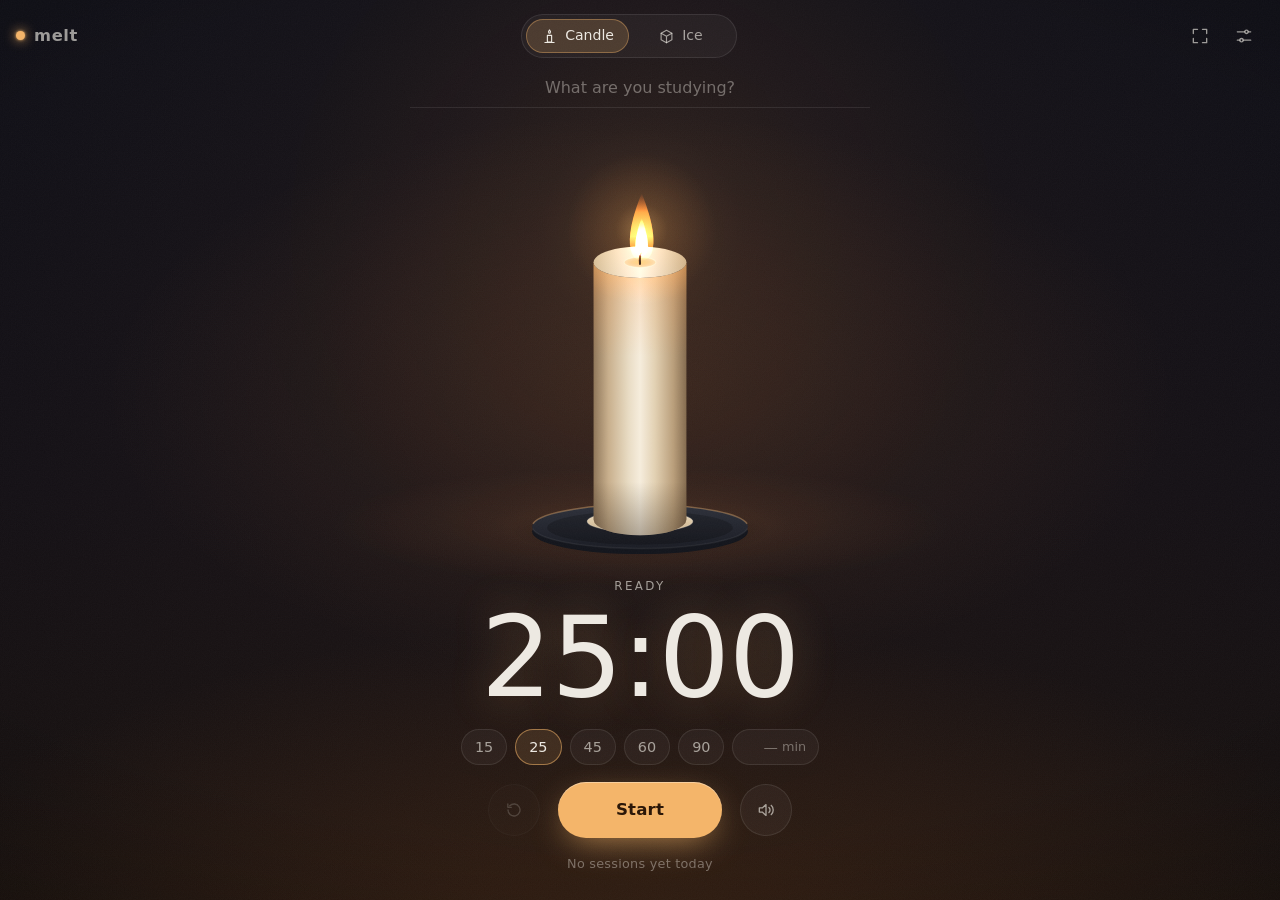
<file: index.html>
<!DOCTYPE html>
<html lang="en" data-mode="candle">
<head>
<meta charset="utf-8">
<meta name="viewport" content="width=device-width, initial-scale=1, viewport-fit=cover">
<meta name="theme-color" content="#0b0e17">
<meta name="color-scheme" content="dark">
<title>Melt Timer</title>
<meta name="description" content="A focus timer where your session melts away — a candle burning down or an ice cube melting in real time.">

<!-- Icons & install -->
<link rel="icon" type="image/svg+xml" href="icons/favicon.svg">
<link rel="icon" type="image/png" sizes="32x32" href="icons/favicon-32.png">
<link rel="apple-touch-icon" href="icons/apple-touch-icon.png">
<link rel="manifest" href="manifest.webmanifest">
<meta name="apple-mobile-web-app-capable" content="yes">
<meta name="mobile-web-app-capable" content="yes">
<meta name="apple-mobile-web-app-status-bar-style" content="black-translucent">
<meta name="apple-mobile-web-app-title" content="Melt">

<!-- Link previews. For best results replace these relative paths with your full site URL. -->
<meta property="og:type" content="website">
<meta property="og:title" content="Melt Timer">
<meta property="og:description" content="A calm focus timer: a candle burns down or an ice cube melts as your session runs.">
<meta property="og:image" content="images/og-image.png">
<meta property="og:image:width" content="1200">
<meta property="og:image:height" content="630">
<meta name="twitter:card" content="summary_large_image">

<link rel="stylesheet" href="styles.css">
</head>
<body data-state="idle" data-phase="focus">

<svg width="0" height="0" style="position:absolute" aria-hidden="true">
  <defs>
    <symbol id="i-candle" viewBox="0 0 24 24"><path d="M12 2.8c1.5 1.7 1.8 3 1 4.1-.5.7-1.5.7-2 0-.8-1.1-.5-2.4 1-4.1z"/><path d="M9 10.5h6V20H9z"/><path d="M5.5 20.5h13"/></symbol>
    <symbol id="i-ice" viewBox="0 0 24 24"><path d="M12 3.2l7.6 4.2v9.2L12 20.8l-7.6-4.2V7.4z"/><path d="M4.4 7.4L12 11.6l7.6-4.2M12 11.6v9.2"/></symbol>
    <symbol id="i-focus" viewBox="0 0 24 24"><path d="M4 9V4h5M20 9V4h-5M4 15v5h5M20 15v5h-5"/></symbol>
    <symbol id="i-sliders" viewBox="0 0 24 24"><path d="M4 7h9M17 7h3M4 17h3M11 17h9"/><circle cx="15" cy="7" r="2"/><circle cx="9" cy="17" r="2"/></symbol>
    <symbol id="i-vol" viewBox="0 0 24 24"><path d="M4 9.5h3.5L12 5.5v13l-4.5-4H4z"/><path d="M15.5 9a4 4 0 0 1 0 6M18.2 6.4a7.6 7.6 0 0 1 0 11.2"/></symbol>
    <symbol id="i-mute" viewBox="0 0 24 24"><path d="M4 9.5h3.5L12 5.5v13l-4.5-4H4z"/><path d="M16 9.5l5 5M21 9.5l-5 5"/></symbol>
    <symbol id="i-reset" viewBox="0 0 24 24"><path d="M4.8 12a7.2 7.2 0 1 0 2.1-5.1"/><path d="M4.6 4.6v4.2h4.2"/></symbol>
    <symbol id="i-close" viewBox="0 0 24 24"><path d="M6 6l12 12M18 6L6 18"/></symbol>
  </defs>
</svg>

<div class="backdrop" aria-hidden="true">
  <div class="layer warm"></div>
  <div class="layer cool"></div>
  <div class="vignette"></div>
</div>
<canvas id="scene" aria-hidden="true"></canvas>
<div class="grain" aria-hidden="true"></div>

<div class="app" id="app">
  <header class="topbar">
    <div class="brand"><span class="brand-dot"></span><span class="brand-name">melt</span></div>
    <div class="seg" role="radiogroup" aria-label="Melting object">
      <span class="seg-thumb" aria-hidden="true"></span>
      <button type="button" role="radio" data-mode="candle" aria-checked="true" title="Candle (C)"><svg class="i"><use href="#i-candle"/></svg><span>Candle</span></button>
      <button type="button" role="radio" data-mode="ice" aria-checked="false" title="Ice cube (I)"><svg class="i"><use href="#i-ice"/></svg><span>Ice</span></button>
    </div>
    <div class="top-actions">
      <button type="button" class="icon-btn" id="focusBtn" aria-label="Focus mode (F)" title="Focus mode (F)"><svg class="i"><use href="#i-focus"/></svg></button>
      <button type="button" class="icon-btn" id="settingsBtn" aria-label="Settings" title="Settings" aria-expanded="false" aria-controls="panel"><svg class="i"><use href="#i-sliders"/></svg></button>
    </div>
  </header>

  <main class="main">
    <label class="task-wrap">
      <span class="sr-only">What are you studying?</span>
      <input id="task" class="task" type="text" maxlength="80" placeholder="What are you studying?" autocomplete="off" spellcheck="false" enterkeyhint="done">
    </label>

    <div class="stage" id="stage" role="img" aria-label="Melting timer visual"></div>

    <div class="readout">
      <div class="phase-row">
        <span id="phase" class="phase" aria-live="polite">Ready</span>
        <button type="button" id="skipBtn" class="link-btn" hidden>Skip break</button>
      </div>
      <div id="clock" class="clock" role="timer" aria-live="off">25:00</div>
      <div id="dots" class="dots" hidden aria-hidden="true"><i></i><i></i><i></i><i></i></div>
    </div>

    <div class="dock">
      <div class="presets" id="presets" role="group" aria-label="Session length in minutes">
        <button type="button" class="chip" data-min="15" aria-pressed="false">15</button>
        <button type="button" class="chip" data-min="25" aria-pressed="true">25</button>
        <button type="button" class="chip" data-min="45" aria-pressed="false">45</button>
        <button type="button" class="chip" data-min="60" aria-pressed="false">60</button>
        <button type="button" class="chip" data-min="90" aria-pressed="false">90</button>
        <label class="chip custom" id="customChip" title="Custom length, 1–180 minutes">
          <input id="customMin" type="number" inputmode="numeric" min="1" max="180" step="1" placeholder="—" aria-label="Custom minutes, 1 to 180"><span>min</span>
        </label>
      </div>
      <div class="controls">
        <button type="button" class="icon-btn lg" id="resetBtn" aria-label="Reset (R)" title="Reset (R)"><svg class="i"><use href="#i-reset"/></svg></button>
        <button type="button" class="primary" id="mainBtn">Start</button>
        <button type="button" class="icon-btn lg" id="muteBtn" aria-label="Mute (M)" title="Mute (M)" aria-pressed="false"><svg class="i"><use href="#i-vol"/></svg></button>
      </div>
      <div class="today" id="todayLine">No sessions yet today</div>
    </div>
  </main>
</div>

<button type="button" class="focus-exit" id="focusExit" aria-label="Exit focus mode"><svg class="i"><use href="#i-close"/></svg>Exit focus</button>
<div class="scrim" id="scrim"></div>

<aside class="panel" id="panel" aria-label="Settings" aria-hidden="true">
  <div class="panel-head">
    <h2>Settings</h2>
    <button type="button" class="icon-btn" id="closePanel" aria-label="Close settings"><svg class="i"><use href="#i-close"/></svg></button>
  </div>

  <section>
    <h3>Session</h3>
    <div class="row">
      <div><div class="label">Pomodoro mode</div><div class="sub">Auto-start a break after each session, with a longer break after every 4.</div></div>
      <label class="switch"><input type="checkbox" id="pomo" aria-label="Pomodoro mode"><span></span></label>
    </div>
    <div class="sub-opts" id="pomoOpts">
      <div class="row"><div class="label">Short break</div><div class="num"><input type="number" id="shortBreak" min="1" max="30" inputmode="numeric" aria-label="Short break minutes"> min</div></div>
      <div class="row"><div class="label">Long break</div><div class="num"><input type="number" id="longBreak" min="1" max="60" inputmode="numeric" aria-label="Long break minutes"> min</div></div>
      <div class="row"><div class="label">Auto-start next session</div><label class="switch"><input type="checkbox" id="autoFocus" aria-label="Auto-start next focus session"><span></span></label></div>
    </div>
    <div class="row">
      <div><div class="label">Keep screen awake</div><div class="sub" id="wakeNote">While a session is running.</div></div>
      <label class="switch"><input type="checkbox" id="wake" aria-label="Keep screen awake"><span></span></label>
    </div>
  </section>

  <section>
    <h3>Sound</h3>
    <div class="master-row">
      <button type="button" class="icon-btn" id="muteBtn2" aria-label="Mute all sound" aria-pressed="false"><svg class="i"><use href="#i-vol"/></svg></button>
      <input type="range" id="master" min="0" max="100" step="1" aria-label="Master volume">
      <span class="val" id="masterVal">70</span>
    </div>
    <p class="note alert" id="audioNote" hidden>Sound will start after your first tap or key press.</p>
    <div id="sounds"></div>
    <div class="row">
      <div class="label">Chime volume</div>
      <div style="display:flex;align-items:center;gap:10px;flex:1;max-width:58%">
        <input type="range" id="chime" min="0" max="100" step="1" aria-label="Chime volume">
        <button type="button" class="mini" id="testChime">Test</button>
      </div>
    </div>
    <p class="note">A warm chime marks the end of a session; a softer one ends a break.</p>
  </section>

  <section>
    <h3>Haptics</h3>
    <div class="hap-body" id="hapBody">
      <div class="row"><div class="label">Vibration</div><label class="switch"><input type="checkbox" id="hapOn" aria-label="Vibration"><span></span></label></div>
      <div class="row">
        <div class="label">Intensity</div>
        <div class="pills" id="hapInt" role="radiogroup" aria-label="Vibration intensity">
          <button type="button" role="radio" data-v="light" aria-checked="false">Light</button>
          <button type="button" role="radio" data-v="medium" aria-checked="true">Medium</button>
          <button type="button" role="radio" data-v="strong" aria-checked="false">Strong</button>
        </div>
      </div>
      <div class="row">
        <div class="label">Reminder</div>
        <select id="hapIv" aria-label="Vibration reminder interval">
          <option value="0">Off</option>
          <option value="5">Every 5 min</option>
          <option value="10">Every 10 min</option>
          <option value="15">Every 15 min</option>
          <option value="20">Every 20 min</option>
          <option value="30">Every 30 min</option>
        </select>
      </div>
      <div class="row">
        <div class="sub" style="margin:0">Also buzzes at start, at 1 minute left, and with a distinct pattern at the end.</div>
        <button type="button" class="mini" id="testHap">Test</button>
      </div>
    </div>
    <p class="note" id="hapNote"></p>
  </section>

  <section>
    <h3>Today</h3>
    <div class="today-sum"><div><b id="sumSessions">0</b><span>sessions</span></div><div><b id="sumMinutes">0</b><span>focus min</span></div></div>
    <ol class="log" id="logList"></ol>
    <button type="button" class="mini" id="clearToday">Clear today</button>
  </section>

  <section>
    <h3>Shortcuts</h3>
    <div class="keys">
      <div><kbd>Space</kbd>Start / pause</div>
      <div><kbd>R</kbd>Reset</div>
      <div><kbd>M</kbd>Mute</div>
      <div><kbd>C</kbd> <kbd>I</kbd>Candle / ice</div>
      <div><kbd>F</kbd>Focus mode</div>
      <div><kbd>Esc</kbd>Close / exit</div>
    </div>
    <p class="note">Everything is saved in this browser only.</p>
  </section>
</aside>

<div class="toast" id="toast" role="status" aria-live="polite"></div>

<noscript><p style="position:fixed;inset:auto 0 40% 0;text-align:center;z-index:50">Melt Timer needs JavaScript to run.</p></noscript>

<script src="app.js"></script>
</body>
</html>
</file>
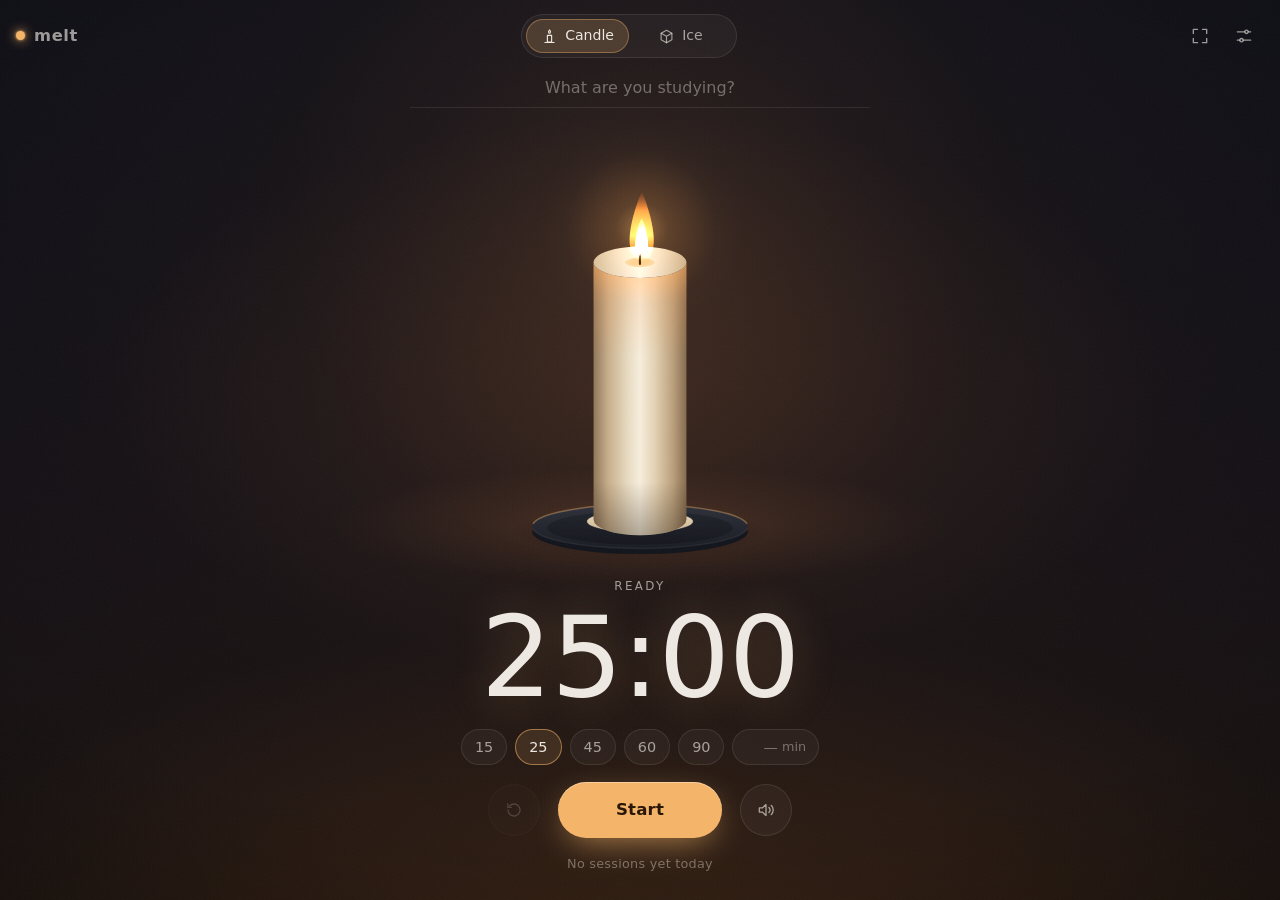
<file: melt-timer-single-file.html>
<!DOCTYPE html>
<html lang="en" data-mode="candle">
<head>
<meta charset="utf-8">
<meta name="viewport" content="width=device-width, initial-scale=1, viewport-fit=cover">
<meta name="theme-color" content="#0b0e17">
<meta name="color-scheme" content="dark">
<meta name="description" content="A focus timer where your session melts away — a candle burning down or an ice cube melting in real time.">
<title>Melt Timer</title>
<link rel="icon" type="image/svg+xml" href="data:image/svg+xml,%3Csvg xmlns='http://www.w3.org/2000/svg' viewBox='0 0 512 512'%3E %3Cdefs%3E %3CradialGradient id='bg' cx='50%25' cy='45%25' r='70%25'%3E %3Cstop offset='0' stop-color='%231b2340'/%3E %3Cstop offset='1' stop-color='%230b0e17'/%3E %3C/radialGradient%3E %3CradialGradient id='glow' cx='256' cy='280' r='230' gradientUnits='userSpaceOnUse'%3E %3Cstop offset='0' stop-color='%23ffb468' stop-opacity='.42'/%3E %3Cstop offset='.45' stop-color='%23ff9a4a' stop-opacity='.12'/%3E %3Cstop offset='1' stop-color='%23ff9a4a' stop-opacity='0'/%3E %3C/radialGradient%3E %3ClinearGradient id='drop' x1='0' y1='92' x2='0' y2='430' gradientUnits='userSpaceOnUse'%3E %3Cstop offset='0' stop-color='%23ffe7b0'/%3E %3Cstop offset='.34' stop-color='%23f7b062'/%3E %3Cstop offset='.56' stop-color='%23e8a37a'/%3E %3Cstop offset='.72' stop-color='%239fd4ff'/%3E %3Cstop offset='1' stop-color='%234f97ec'/%3E %3C/linearGradient%3E %3CradialGradient id='shine' cx='210' cy='300' r='70' gradientUnits='userSpaceOnUse'%3E %3Cstop offset='0' stop-color='%23fff' stop-opacity='.75'/%3E %3Cstop offset='1' stop-color='%23fff' stop-opacity='0'/%3E %3C/radialGradient%3E %3C/defs%3E %3Crect width='512' height='512' rx='112' fill='url(%23bg)'/%3E %3Ccircle cx='256' cy='280' r='230' fill='url(%23glow)'/%3E %3Cellipse cx='256' cy='446' rx='150' ry='22' fill='%235aa8ff' fill-opacity='.28'/%3E %3Cellipse cx='256' cy='446' rx='150' ry='22' fill='none' stroke='%23bfe3ff' stroke-opacity='.35' stroke-width='3'/%3E %3Cpath d='M256 92C256 92 138 230 138 312a118 118 0 0 0 236 0C374 230 256 92 256 92Z' fill='url(%23drop)'/%3E %3Cellipse cx='208' cy='318' rx='34' ry='58' fill='url(%23shine)' transform='rotate(-14 208 318)'/%3E %3C/svg%3E">
<style>
@property --accent   { syntax: '<color>'; inherits: true; initial-value: #f4b56a; }
@property --accent-2 { syntax: '<color>'; inherits: true; initial-value: #ff8a3d; }

:root{
  --bg:#0b0e17;
  --text:#ede9e2;
  --muted:rgba(237,233,226,.64);
  --faint:rgba(237,233,226,.40);
  --line:rgba(255,255,255,.09);
  --line-2:rgba(255,255,255,.17);
  --surface:rgba(255,255,255,.04);
  --panel:rgba(13,16,26,.94);
  --accent:#f4b56a;
  --accent-2:#ff8a3d;
  --on-accent:#2b1708;
  --ease:cubic-bezier(.2,.8,.2,1);
  transition:--accent 1.3s ease, --accent-2 1.3s ease;
}
:root[data-mode="ice"]{ --accent:#97d3ff; --accent-2:#5caeff; --on-accent:#06182a; }

*{box-sizing:border-box}
html,body{height:100%;margin:0}
body{
  background:var(--bg);color:var(--text);
  font-family:system-ui,-apple-system,"Segoe UI",Roboto,"Helvetica Neue",Arial,sans-serif;
  font-size:16px;line-height:1.4;
  -webkit-font-smoothing:antialiased;-moz-osx-font-smoothing:grayscale;
  overflow:hidden;overscroll-behavior:none;-webkit-tap-highlight-color:transparent;
}
button,input,select{font:inherit;color:inherit}
button{cursor:pointer;background:none;border:0;padding:0}
button:disabled{cursor:default}
:focus{outline:none}
:focus-visible{outline:2px solid color-mix(in srgb,var(--accent) 80%,transparent);outline-offset:3px}
.sr-only{position:absolute!important;width:1px;height:1px;overflow:hidden;clip:rect(0 0 0 0);white-space:nowrap}
svg.i{width:20px;height:20px;fill:none;stroke:currentColor;stroke-width:1.6;stroke-linecap:round;stroke-linejoin:round;flex:none;display:block}

/* ---------- backdrop ---------- */
.backdrop{position:fixed;inset:0;z-index:0;pointer-events:none}
.layer{position:absolute;inset:0;transition:opacity 1.6s ease}
.layer.warm{
  background:
    radial-gradient(60% 45% at 50% 44%, rgba(255,150,70,.10), transparent 70%),
    radial-gradient(95% 60% at 50% 108%, rgba(150,78,28,.24), transparent 65%),
    linear-gradient(180deg,#0c0e17 0%,#110f15 55%,#17110f 100%);
}
.layer.cool{
  opacity:0;
  background:
    radial-gradient(60% 45% at 50% 42%, rgba(90,160,255,.10), transparent 70%),
    radial-gradient(95% 60% at 50% -8%, rgba(46,86,168,.26), transparent 65%),
    linear-gradient(180deg,#0a1122 0%,#0a0f1b 55%,#070b14 100%);
}
[data-mode="ice"] .layer.warm{opacity:0}
[data-mode="ice"] .layer.cool{opacity:1}
.vignette{position:absolute;inset:0;background:radial-gradient(130% 95% at 50% 45%,transparent 50%,rgba(0,0,0,.5) 100%)}
#scene{position:fixed;left:0;top:0;z-index:1;pointer-events:none;display:block}
.grain{position:fixed;inset:0;z-index:2;pointer-events:none;opacity:.05;
  background-image:url("data:image/svg+xml;utf8,<svg xmlns='http://www.w3.org/2000/svg' width='180' height='180'><filter id='n'><feTurbulence type='fractalNoise' baseFrequency='.85' numOctaves='2' stitchTiles='stitch'/><feColorMatrix values='0 0 0 0 1  0 0 0 0 1  0 0 0 0 1  0 0 0 .55 0'/></filter><rect width='100%' height='100%' filter='url(%23n)'/></svg>")}

/* ---------- app shell ---------- */
.app{position:relative;z-index:3;height:100vh;height:100dvh;display:flex;flex-direction:column;
  padding:env(safe-area-inset-top) env(safe-area-inset-right) env(safe-area-inset-bottom) env(safe-area-inset-left);
  overflow-y:auto;overflow-x:hidden}
.topbar{display:flex;align-items:center;justify-content:space-between;gap:10px;padding:14px 16px 6px;transition:opacity .4s}
.brand{display:flex;align-items:center;gap:9px;font-weight:600;font-size:1.02rem;letter-spacing:.04em;color:var(--muted);min-width:0}
.brand-dot{width:9px;height:9px;border-radius:50%;background:var(--accent);box-shadow:0 0 12px var(--accent),0 0 3px var(--accent);flex:none}
.top-actions{display:flex;gap:4px}
.icon-btn{width:40px;height:40px;border-radius:50%;display:grid;place-items:center;color:var(--muted);transition:background .2s,color .2s,opacity .2s}
.icon-btn:hover:not(:disabled){background:var(--surface);color:var(--text)}
.icon-btn:disabled{opacity:.3}
.icon-btn.lg{width:52px;height:52px;border:1px solid var(--line);background:var(--surface)}
.icon-btn[aria-pressed="true"]{color:var(--accent)}

.seg{position:relative;display:grid;grid-template-columns:1fr 1fr;padding:4px;border-radius:999px;background:var(--surface);border:1px solid var(--line)}
.seg button{position:relative;z-index:1;display:flex;align-items:center;justify-content:center;gap:7px;height:34px;padding:0 15px;border-radius:999px;color:var(--muted);font-size:.88rem;transition:color .3s}
.seg button[aria-checked="true"]{color:var(--text)}
.seg-thumb{position:absolute;top:4px;bottom:4px;left:4px;width:calc(50% - 4px);border-radius:999px;
  background:color-mix(in srgb,var(--accent) 18%,transparent);border:1px solid color-mix(in srgb,var(--accent) 38%,transparent);
  transition:transform .5s var(--ease)}
[data-mode="ice"] .seg-thumb{transform:translateX(100%)}
.seg svg.i{width:17px;height:17px}

.main{flex:1;display:flex;flex-direction:column;align-items:center;gap:clamp(8px,1.6vh,16px);padding:4px 18px clamp(14px,3vh,30px);min-height:0}
.task-wrap{width:min(460px,100%);display:block}
.task{width:100%;height:40px;background:transparent;border:0;border-bottom:1px solid var(--line);border-radius:0;text-align:center;font-size:1rem;color:var(--text);transition:border-color .3s;padding:0 8px}
.task::placeholder{color:var(--faint)}
.task:focus{border-bottom-color:color-mix(in srgb,var(--accent) 60%,transparent);outline:none}
.stage{flex:1 1 auto;width:100%;min-height:clamp(190px,34vh,600px)}

.readout{text-align:center}
.phase-row{display:flex;justify-content:center;align-items:center;gap:12px;min-height:20px;margin-bottom:6px}
.phase{font-size:.74rem;letter-spacing:.2em;text-transform:uppercase;color:var(--muted)}
.link-btn{font-size:.74rem;letter-spacing:.05em;color:var(--accent);text-decoration:underline;text-underline-offset:3px;border-radius:4px}
.clock{font-family:ui-rounded,"SF Pro Rounded","SF Pro Display",system-ui,-apple-system,"Segoe UI",Roboto,sans-serif;
  font-weight:200;font-size:clamp(3.4rem,min(17vw,12.5vh),7.4rem);line-height:1;letter-spacing:-.01em;
  font-variant-numeric:tabular-nums;font-feature-settings:"tnum";
  text-shadow:0 0 44px color-mix(in srgb,var(--accent) 30%,transparent);transition:color .8s,font-size .4s}
body[data-state="paused"] .clock{animation:breathe 2.8s ease-in-out infinite}
body[data-state="done"] .clock{color:var(--accent)}
body[data-phase="short"] .clock,body[data-phase="long"] .clock{color:color-mix(in srgb,var(--text) 80%,var(--accent))}
@keyframes breathe{0%,100%{opacity:1}50%{opacity:.42}}
.dots{display:flex;gap:8px;justify-content:center;margin-top:12px}
.dots[hidden]{display:none}
.dots i{width:6px;height:6px;border-radius:50%;background:var(--line-2);transition:background .4s,box-shadow .4s}
.dots i.on{background:var(--accent);box-shadow:0 0 8px var(--accent)}
.dots i.now{background:color-mix(in srgb,var(--accent) 45%,transparent)}

.dock{display:flex;flex-direction:column;align-items:center;gap:clamp(10px,1.9vh,18px);width:100%}
.presets{display:flex;flex-wrap:wrap;justify-content:center;gap:8px}
.chip{height:36px;min-width:46px;padding:0 13px;border-radius:999px;border:1px solid var(--line);background:var(--surface);color:var(--muted);
  font-size:.9rem;font-variant-numeric:tabular-nums;display:inline-flex;align-items:center;justify-content:center;gap:4px;transition:color .2s,border-color .2s,background .2s,opacity .3s}
.chip:hover:not(:disabled){color:var(--text);border-color:var(--line-2)}
.chip[aria-pressed="true"],.chip.custom.active{color:var(--text);border-color:color-mix(in srgb,var(--accent) 55%,transparent);background:color-mix(in srgb,var(--accent) 13%,transparent)}
.presets.locked .chip{opacity:.38}
.chip.custom{cursor:text;padding:0 12px 0 10px}
.chip.custom input{width:2.4em;border:0;background:transparent;text-align:right;padding:0;outline:none;-moz-appearance:textfield;appearance:textfield}
.chip.custom input::placeholder{color:var(--faint)}
.chip.custom input::-webkit-outer-spin-button,.chip.custom input::-webkit-inner-spin-button{-webkit-appearance:none;margin:0}
.chip.custom span{color:var(--faint);font-size:.8rem}
.chip.custom:focus-within{border-color:color-mix(in srgb,var(--accent) 60%,transparent);color:var(--text)}

.controls{display:flex;align-items:center;justify-content:center;gap:18px}
.primary{min-width:164px;height:56px;padding:0 30px;border-radius:999px;background:var(--accent);color:var(--on-accent);font-weight:600;font-size:1.04rem;letter-spacing:.01em;
  box-shadow:0 10px 34px -10px color-mix(in srgb,var(--accent) 75%,transparent),inset 0 1px 0 rgba(255,255,255,.35);
  transition:transform .15s,background .5s,color .5s,box-shadow .5s}
.primary:active{transform:scale(.97)}
body[data-state="running"] .primary{background:color-mix(in srgb,var(--accent) 14%,transparent);color:var(--text);
  box-shadow:inset 0 0 0 1px color-mix(in srgb,var(--accent) 45%,transparent)}
.today{font-size:.8rem;color:var(--faint);letter-spacing:.02em;text-align:center}
.today b{color:var(--muted);font-weight:500}

/* ---------- focus mode ---------- */
body.focus-mode .topbar,body.focus-mode .task-wrap,body.focus-mode .dock,body.focus-mode .phase-row,body.focus-mode .dots{display:none}
body.focus-mode .clock{font-size:clamp(4.4rem,min(19vw,15vh),10.5rem)}
body.focus-mode .main{padding-top:4vh;padding-bottom:7vh}
body.focus-mode{cursor:none}
body.focus-mode.show-exit{cursor:auto}
.focus-exit{position:fixed;z-index:25;top:calc(14px + env(safe-area-inset-top));right:calc(14px + env(safe-area-inset-right));
  display:flex;align-items:center;gap:8px;height:40px;padding:0 14px 0 12px;border-radius:999px;border:1px solid var(--line);
  background:rgba(14,17,27,.7);color:var(--muted);font-size:.82rem;opacity:0;pointer-events:none;transition:opacity .35s}
body.focus-mode.show-exit .focus-exit{opacity:1;pointer-events:auto}

/* ---------- settings panel ---------- */
.scrim{position:fixed;inset:0;z-index:19;background:rgba(3,5,10,.45);opacity:0;pointer-events:none;transition:opacity .35s}
.scrim.show{opacity:1;pointer-events:auto}
.panel{position:fixed;top:0;right:0;bottom:0;z-index:20;width:min(400px,100vw);background:var(--panel);
  -webkit-backdrop-filter:blur(18px);backdrop-filter:blur(18px);border-left:1px solid var(--line);
  transform:translateX(102%);visibility:hidden;transition:transform .45s var(--ease),visibility 0s linear .45s;
  overflow-y:auto;overscroll-behavior:contain;padding:0 22px calc(30px + env(safe-area-inset-bottom))}
.panel.open{transform:none;visibility:visible;transition:transform .45s var(--ease),visibility 0s}
.panel-head{position:sticky;top:0;z-index:2;display:flex;align-items:center;justify-content:space-between;padding:calc(16px + env(safe-area-inset-top)) 0 10px;background:linear-gradient(var(--panel) 75%,transparent)}
.panel-head h2{margin:0;font-size:1.05rem;font-weight:600;letter-spacing:.02em}
.panel h3{margin:24px 0 8px;font-size:.7rem;font-weight:600;letter-spacing:.18em;text-transform:uppercase;color:var(--faint)}
.panel section{border-top:1px solid var(--line)}
.panel section:first-of-type{border-top:0}
.row{display:flex;align-items:center;justify-content:space-between;gap:14px;min-height:46px}
.label{font-size:.94rem}
.sub{font-size:.76rem;color:var(--faint);line-height:1.35;margin-top:2px}
.note{font-size:.78rem;color:var(--faint);margin:8px 0 0;line-height:1.45}
.note.alert{color:var(--muted);padding:8px 10px;border-radius:10px;background:var(--surface);border:1px solid var(--line)}
.sub-opts{padding-left:12px;border-left:1px solid var(--line);margin:2px 0 6px 2px;transition:opacity .3s}
.sub-opts.off{opacity:.4;pointer-events:none}
.num{display:flex;align-items:center;gap:8px;font-size:.85rem;color:var(--faint)}
.num input{width:3.6em;height:32px;text-align:center;background:var(--surface);border:1px solid var(--line);border-radius:9px;color:var(--text)}
select{-webkit-appearance:none;appearance:none;height:36px;padding:0 32px 0 12px;border-radius:10px;border:1px solid var(--line);color:var(--text);font-size:.88rem;
  background:var(--surface) linear-gradient(45deg,transparent 50%,var(--muted) 50%) no-repeat calc(100% - 15px) 15px/5px 5px,
             linear-gradient(135deg,var(--muted) 50%,transparent 50%) no-repeat calc(100% - 10px) 15px/5px 5px}
select option{background:#151926;color:var(--text)}
.mini{height:30px;padding:0 13px;border-radius:999px;border:1px solid var(--line-2);font-size:.8rem;color:var(--muted);transition:color .2s,border-color .2s;white-space:nowrap}
.mini:hover{color:var(--text);border-color:color-mix(in srgb,var(--accent) 50%,transparent)}

.switch{position:relative;display:inline-block;width:42px;height:24px;flex:none;cursor:pointer}
.switch input{position:absolute;inset:0;opacity:0;margin:0;cursor:pointer}
.switch span{position:absolute;inset:0;border-radius:999px;background:rgba(255,255,255,.13);transition:background .25s;pointer-events:none}
.switch span::after{content:"";position:absolute;top:3px;left:3px;width:18px;height:18px;border-radius:50%;background:#f4f1ec;box-shadow:0 1px 3px rgba(0,0,0,.35);transition:transform .25s var(--ease)}
.switch input:checked + span{background:var(--accent)}
.switch input:checked + span::after{transform:translateX(18px)}
.switch input:focus-visible + span{outline:2px solid var(--accent);outline-offset:2px}
.switch input:disabled + span{opacity:.4}

input[type=range]{-webkit-appearance:none;appearance:none;width:100%;height:26px;background:transparent;margin:0;cursor:pointer;--fill:50%}
input[type=range]::-webkit-slider-runnable-track{height:4px;border-radius:4px;background:linear-gradient(to right,var(--accent) var(--fill),rgba(255,255,255,.13) var(--fill))}
input[type=range]::-webkit-slider-thumb{-webkit-appearance:none;width:16px;height:16px;margin-top:-6px;border-radius:50%;background:#f4f1ec;border:0;box-shadow:0 0 0 4px color-mix(in srgb,var(--accent) 22%,transparent)}
input[type=range]::-moz-range-track{height:4px;border-radius:4px;background:rgba(255,255,255,.13)}
input[type=range]::-moz-range-progress{height:4px;border-radius:4px;background:var(--accent)}
input[type=range]::-moz-range-thumb{width:16px;height:16px;border:0;border-radius:50%;background:#f4f1ec;box-shadow:0 0 0 4px color-mix(in srgb,var(--accent) 22%,transparent)}
input[type=range]:focus-visible{outline:none}
input[type=range]:focus-visible::-webkit-slider-thumb{box-shadow:0 0 0 5px color-mix(in srgb,var(--accent) 55%,transparent)}

.master-row{display:grid;grid-template-columns:auto 1fr 2.4em;align-items:center;gap:10px;min-height:48px}
.val{font-size:.8rem;color:var(--faint);text-align:right;font-variant-numeric:tabular-nums}
.sound{display:grid;grid-template-columns:auto minmax(0,1fr) minmax(96px,44%);align-items:center;gap:12px;min-height:50px}
.sound .sname{font-size:.92rem;line-height:1.25}
.sound .sname small{display:block;font-size:.72rem;color:var(--faint)}
.sound.off input[type=range]{opacity:.38}
.pills{display:inline-flex;padding:3px;border-radius:999px;border:1px solid var(--line);background:var(--surface)}
.pills button{height:28px;padding:0 11px;border-radius:999px;font-size:.8rem;color:var(--muted);transition:background .2s,color .2s}
.pills button[aria-checked="true"]{background:color-mix(in srgb,var(--accent) 22%,transparent);color:var(--text)}
.hap-body.disabled{opacity:.4;filter:grayscale(1);pointer-events:none}

.today-sum{display:flex;gap:22px;margin:4px 0 10px}
.today-sum div{display:flex;flex-direction:column}
.today-sum b{font-size:1.5rem;font-weight:300;font-variant-numeric:tabular-nums;color:var(--text)}
.today-sum span{font-size:.72rem;letter-spacing:.08em;text-transform:uppercase;color:var(--faint)}
.log{list-style:none;margin:0 0 12px;padding:0;max-height:220px;overflow-y:auto}
.log li{display:grid;grid-template-columns:4.2em 4.4em minmax(0,1fr);gap:6px;font-size:.84rem;padding:8px 0;border-bottom:1px solid var(--line);font-variant-numeric:tabular-nums}
.log li .t{color:var(--muted)}
.log li .task-name{color:var(--faint);overflow:hidden;text-overflow:ellipsis;white-space:nowrap}
.log .empty{display:block;color:var(--faint);border:0}
.keys{display:grid;grid-template-columns:1fr 1fr;gap:10px 16px;margin:6px 0 4px;font-size:.84rem;color:var(--muted)}
.keys div{display:flex;align-items:center;gap:10px}
kbd{font-family:ui-monospace,SFMono-Regular,Menlo,Consolas,monospace;font-size:.72rem;min-width:26px;text-align:center;padding:3px 7px;border-radius:6px;border:1px solid var(--line-2);border-bottom-width:2px;background:var(--surface);color:var(--text)}

.toast{position:fixed;left:50%;bottom:calc(22px + env(safe-area-inset-bottom));z-index:30;transform:translate(-50%,16px);opacity:0;pointer-events:none;
  background:rgba(18,22,34,.94);border:1px solid var(--line);padding:10px 18px;border-radius:999px;font-size:.88rem;color:var(--text);
  max-width:calc(100vw - 32px);text-align:center;transition:opacity .35s,transform .35s var(--ease);box-shadow:0 10px 30px rgba(0,0,0,.35)}
.toast.show{opacity:1;transform:translate(-50%,0)}

/* ---------- responsive ---------- */
@media (max-width:430px){
  .presets{gap:6px}
  .chip{min-width:42px;padding:0 10px}
  .chip.custom{padding:0 10px 0 8px}
  .chip.custom input{width:2.1em}
}
@media (max-width:380px){
  .brand-name{display:none}
  .seg button{padding:0 12px}
  .primary{min-width:140px}
  .controls{gap:14px}
}
@media (max-width:330px){ .seg button span{display:none} }
@media (min-width:900px) and (min-height:720px){
  .stage{min-height:40vh}
}
@media (orientation:landscape) and (max-height:560px){
  .main{display:grid;grid-template-columns:1.1fr 1fr;grid-template-rows:auto 1fr auto;column-gap:24px;align-items:center;padding-bottom:12px}
  .stage{grid-column:1;grid-row:1 / span 3;height:100%;min-height:200px}
  .task-wrap{grid-column:2;grid-row:1;justify-self:center}
  .readout{grid-column:2;grid-row:2}
  .dock{grid-column:2;grid-row:3}
  .clock{font-size:clamp(3rem,9vw,5rem)}
  body.focus-mode .main{grid-template-rows:1fr;padding:12px}
  body.focus-mode .readout{grid-row:1}
}
@media (prefers-reduced-motion:reduce){
  body[data-state="paused"] .clock{animation:none;opacity:.55}
  .panel,.panel.open{transition-duration:.2s}
  .seg-thumb{transition-duration:.2s}
}
</style>
</head>
<body data-state="idle" data-phase="focus">

<svg width="0" height="0" style="position:absolute" aria-hidden="true">
  <defs>
    <symbol id="i-candle" viewBox="0 0 24 24"><path d="M12 2.8c1.5 1.7 1.8 3 1 4.1-.5.7-1.5.7-2 0-.8-1.1-.5-2.4 1-4.1z"/><path d="M9 10.5h6V20H9z"/><path d="M5.5 20.5h13"/></symbol>
    <symbol id="i-ice" viewBox="0 0 24 24"><path d="M12 3.2l7.6 4.2v9.2L12 20.8l-7.6-4.2V7.4z"/><path d="M4.4 7.4L12 11.6l7.6-4.2M12 11.6v9.2"/></symbol>
    <symbol id="i-focus" viewBox="0 0 24 24"><path d="M4 9V4h5M20 9V4h-5M4 15v5h5M20 15v5h-5"/></symbol>
    <symbol id="i-sliders" viewBox="0 0 24 24"><path d="M4 7h9M17 7h3M4 17h3M11 17h9"/><circle cx="15" cy="7" r="2"/><circle cx="9" cy="17" r="2"/></symbol>
    <symbol id="i-vol" viewBox="0 0 24 24"><path d="M4 9.5h3.5L12 5.5v13l-4.5-4H4z"/><path d="M15.5 9a4 4 0 0 1 0 6M18.2 6.4a7.6 7.6 0 0 1 0 11.2"/></symbol>
    <symbol id="i-mute" viewBox="0 0 24 24"><path d="M4 9.5h3.5L12 5.5v13l-4.5-4H4z"/><path d="M16 9.5l5 5M21 9.5l-5 5"/></symbol>
    <symbol id="i-reset" viewBox="0 0 24 24"><path d="M4.8 12a7.2 7.2 0 1 0 2.1-5.1"/><path d="M4.6 4.6v4.2h4.2"/></symbol>
    <symbol id="i-close" viewBox="0 0 24 24"><path d="M6 6l12 12M18 6L6 18"/></symbol>
  </defs>
</svg>

<div class="backdrop" aria-hidden="true">
  <div class="layer warm"></div>
  <div class="layer cool"></div>
  <div class="vignette"></div>
</div>
<canvas id="scene" aria-hidden="true"></canvas>
<div class="grain" aria-hidden="true"></div>

<div class="app" id="app">
  <header class="topbar">
    <div class="brand"><span class="brand-dot"></span><span class="brand-name">melt</span></div>
    <div class="seg" role="radiogroup" aria-label="Melting object">
      <span class="seg-thumb" aria-hidden="true"></span>
      <button type="button" role="radio" data-mode="candle" aria-checked="true" title="Candle (C)"><svg class="i"><use href="#i-candle"/></svg><span>Candle</span></button>
      <button type="button" role="radio" data-mode="ice" aria-checked="false" title="Ice cube (I)"><svg class="i"><use href="#i-ice"/></svg><span>Ice</span></button>
    </div>
    <div class="top-actions">
      <button type="button" class="icon-btn" id="focusBtn" aria-label="Focus mode (F)" title="Focus mode (F)"><svg class="i"><use href="#i-focus"/></svg></button>
      <button type="button" class="icon-btn" id="settingsBtn" aria-label="Settings" title="Settings" aria-expanded="false" aria-controls="panel"><svg class="i"><use href="#i-sliders"/></svg></button>
    </div>
  </header>

  <main class="main">
    <label class="task-wrap">
      <span class="sr-only">What are you studying?</span>
      <input id="task" class="task" type="text" maxlength="80" placeholder="What are you studying?" autocomplete="off" spellcheck="false" enterkeyhint="done">
    </label>

    <div class="stage" id="stage" role="img" aria-label="Melting timer visual"></div>

    <div class="readout">
      <div class="phase-row">
        <span id="phase" class="phase" aria-live="polite">Ready</span>
        <button type="button" id="skipBtn" class="link-btn" hidden>Skip break</button>
      </div>
      <div id="clock" class="clock" role="timer" aria-live="off">25:00</div>
      <div id="dots" class="dots" hidden aria-hidden="true"><i></i><i></i><i></i><i></i></div>
    </div>

    <div class="dock">
      <div class="presets" id="presets" role="group" aria-label="Session length in minutes">
        <button type="button" class="chip" data-min="15" aria-pressed="false">15</button>
        <button type="button" class="chip" data-min="25" aria-pressed="true">25</button>
        <button type="button" class="chip" data-min="45" aria-pressed="false">45</button>
        <button type="button" class="chip" data-min="60" aria-pressed="false">60</button>
        <button type="button" class="chip" data-min="90" aria-pressed="false">90</button>
        <label class="chip custom" id="customChip" title="Custom length, 1–180 minutes">
          <input id="customMin" type="number" inputmode="numeric" min="1" max="180" step="1" placeholder="—" aria-label="Custom minutes, 1 to 180"><span>min</span>
        </label>
      </div>
      <div class="controls">
        <button type="button" class="icon-btn lg" id="resetBtn" aria-label="Reset (R)" title="Reset (R)"><svg class="i"><use href="#i-reset"/></svg></button>
        <button type="button" class="primary" id="mainBtn">Start</button>
        <button type="button" class="icon-btn lg" id="muteBtn" aria-label="Mute (M)" title="Mute (M)" aria-pressed="false"><svg class="i"><use href="#i-vol"/></svg></button>
      </div>
      <div class="today" id="todayLine">No sessions yet today</div>
    </div>
  </main>
</div>

<button type="button" class="focus-exit" id="focusExit" aria-label="Exit focus mode"><svg class="i"><use href="#i-close"/></svg>Exit focus</button>
<div class="scrim" id="scrim"></div>

<aside class="panel" id="panel" aria-label="Settings" aria-hidden="true">
  <div class="panel-head">
    <h2>Settings</h2>
    <button type="button" class="icon-btn" id="closePanel" aria-label="Close settings"><svg class="i"><use href="#i-close"/></svg></button>
  </div>

  <section>
    <h3>Session</h3>
    <div class="row">
      <div><div class="label">Pomodoro mode</div><div class="sub">Auto-start a break after each session, with a longer break after every 4.</div></div>
      <label class="switch"><input type="checkbox" id="pomo" aria-label="Pomodoro mode"><span></span></label>
    </div>
    <div class="sub-opts" id="pomoOpts">
      <div class="row"><div class="label">Short break</div><div class="num"><input type="number" id="shortBreak" min="1" max="30" inputmode="numeric" aria-label="Short break minutes"> min</div></div>
      <div class="row"><div class="label">Long break</div><div class="num"><input type="number" id="longBreak" min="1" max="60" inputmode="numeric" aria-label="Long break minutes"> min</div></div>
      <div class="row"><div class="label">Auto-start next session</div><label class="switch"><input type="checkbox" id="autoFocus" aria-label="Auto-start next focus session"><span></span></label></div>
    </div>
    <div class="row">
      <div><div class="label">Keep screen awake</div><div class="sub" id="wakeNote">While a session is running.</div></div>
      <label class="switch"><input type="checkbox" id="wake" aria-label="Keep screen awake"><span></span></label>
    </div>
  </section>

  <section>
    <h3>Sound</h3>
    <div class="master-row">
      <button type="button" class="icon-btn" id="muteBtn2" aria-label="Mute all sound" aria-pressed="false"><svg class="i"><use href="#i-vol"/></svg></button>
      <input type="range" id="master" min="0" max="100" step="1" aria-label="Master volume">
      <span class="val" id="masterVal">70</span>
    </div>
    <p class="note alert" id="audioNote" hidden>Sound will start after your first tap or key press.</p>
    <div id="sounds"></div>
    <div class="row">
      <div class="label">Chime volume</div>
      <div style="display:flex;align-items:center;gap:10px;flex:1;max-width:58%">
        <input type="range" id="chime" min="0" max="100" step="1" aria-label="Chime volume">
        <button type="button" class="mini" id="testChime">Test</button>
      </div>
    </div>
    <p class="note">A warm chime marks the end of a session; a softer one ends a break.</p>
  </section>

  <section>
    <h3>Haptics</h3>
    <div class="hap-body" id="hapBody">
      <div class="row"><div class="label">Vibration</div><label class="switch"><input type="checkbox" id="hapOn" aria-label="Vibration"><span></span></label></div>
      <div class="row">
        <div class="label">Intensity</div>
        <div class="pills" id="hapInt" role="radiogroup" aria-label="Vibration intensity">
          <button type="button" role="radio" data-v="light" aria-checked="false">Light</button>
          <button type="button" role="radio" data-v="medium" aria-checked="true">Medium</button>
          <button type="button" role="radio" data-v="strong" aria-checked="false">Strong</button>
        </div>
      </div>
      <div class="row">
        <div class="label">Reminder</div>
        <select id="hapIv" aria-label="Vibration reminder interval">
          <option value="0">Off</option>
          <option value="5">Every 5 min</option>
          <option value="10">Every 10 min</option>
          <option value="15">Every 15 min</option>
          <option value="20">Every 20 min</option>
          <option value="30">Every 30 min</option>
        </select>
      </div>
      <div class="row">
        <div class="sub" style="margin:0">Also buzzes at start, at 1 minute left, and with a distinct pattern at the end.</div>
        <button type="button" class="mini" id="testHap">Test</button>
      </div>
    </div>
    <p class="note" id="hapNote"></p>
  </section>

  <section>
    <h3>Today</h3>
    <div class="today-sum"><div><b id="sumSessions">0</b><span>sessions</span></div><div><b id="sumMinutes">0</b><span>focus min</span></div></div>
    <ol class="log" id="logList"></ol>
    <button type="button" class="mini" id="clearToday">Clear today</button>
  </section>

  <section>
    <h3>Shortcuts</h3>
    <div class="keys">
      <div><kbd>Space</kbd>Start / pause</div>
      <div><kbd>R</kbd>Reset</div>
      <div><kbd>M</kbd>Mute</div>
      <div><kbd>C</kbd> <kbd>I</kbd>Candle / ice</div>
      <div><kbd>F</kbd>Focus mode</div>
      <div><kbd>Esc</kbd>Close / exit</div>
    </div>
    <p class="note">Everything is saved in this browser only.</p>
  </section>
</aside>

<div class="toast" id="toast" role="status" aria-live="polite"></div>

<noscript><p style="position:fixed;inset:auto 0 40% 0;text-align:center;z-index:50">Melt Timer needs JavaScript to run.</p></noscript>

<script>
(() => {
'use strict';

/* =========================================================================
   Helpers
   ========================================================================= */
const $ = (s, r = document) => r.querySelector(s);
const $$ = (s, r = document) => Array.from(r.querySelectorAll(s));
const clamp = (v, a, b) => Math.max(a, Math.min(b, v));
const lerp = (a, b, t) => a + (b - a) * t;
const smooth = t => t * t * (3 - 2 * t);
const rgba = (r, g, b, a) => 'rgba(' + r + ',' + g + ',' + b + ',' + clamp(a, 0, 1).toFixed(3) + ')';
const DEBUG = /(^|[?&#])debug\b/.test(location.search + location.hash);
let timeOffset = 0;                       // only used by the debug hooks
const now = () => Date.now() + timeOffset;
function rng(seed) {                      // small deterministic PRNG (xorshift32)
  let s = (seed >>> 0) || 0x9e3779b9;
  return () => { s ^= s << 13; s ^= s >>> 17; s ^= s << 5; s >>>= 0; return s / 4294967296; };
}
const mqRM = window.matchMedia ? window.matchMedia('(prefers-reduced-motion: reduce)') : null;
let REDUCED = !!(mqRM && mqRM.matches);
if (mqRM) {
  const f = e => { REDUCED = e.matches; };
  if (mqRM.addEventListener) mqRM.addEventListener('change', f); else if (mqRM.addListener) mqRM.addListener(f);
}

/* =========================================================================
   Storage & settings
   ========================================================================= */
const store = {
  get(k, d) { try { const v = localStorage.getItem('meltTimer.' + k); return v == null ? d : JSON.parse(v); } catch (e) { return d; } },
  set(k, v) { try { localStorage.setItem('meltTimer.' + k, JSON.stringify(v)); } catch (e) {} }
};

const PRESETS = [15, 25, 45, 60, 90];
const SOUND_DEFS = [
  { id: 'crackle', name: 'Candle crackle', hint: 'pairs with the candle' },
  { id: 'rain',    name: 'Rain' },
  { id: 'brown',   name: 'Brown noise' },
  { id: 'white',   name: 'White noise' },
  { id: 'wind',    name: 'Soft wind' },
  { id: 'drip',    name: 'Dripping water', hint: 'pairs with the ice cube' }
];
const DEFAULTS = {
  mode: 'candle', duration: 25, custom: false,
  pomodoro: false, shortBreak: 5, longBreak: 15, autoFocus: false,
  wake: true,
  master: 70, muted: false, chime: 70,
  sounds: {
    crackle: { on: false, vol: 55 }, rain: { on: false, vol: 50 }, brown: { on: false, vol: 45 },
    white: { on: false, vol: 35 }, wind: { on: false, vol: 45 }, drip: { on: false, vol: 50 }
  },
  haptics: { on: true, intensity: 'medium', interval: 10 },
  task: ''
};
function merge(def, val) {
  if (def === null || typeof def !== 'object') return (val === undefined || val === null || typeof val !== typeof def) ? def : val;
  const out = {};
  for (const k in def) out[k] = merge(def[k], val && typeof val === 'object' ? val[k] : undefined);
  return out;
}
const S = merge(DEFAULTS, store.get('settings', {}));
S.duration = clamp(Math.round(+S.duration) || 25, 1, 180);
S.custom = !PRESETS.includes(S.duration);
if (S.mode !== 'candle' && S.mode !== 'ice') S.mode = 'candle';
S.shortBreak = clamp(Math.round(+S.shortBreak) || 5, 1, 30);
S.longBreak = clamp(Math.round(+S.longBreak) || 15, 1, 60);
S.master = clamp(+S.master, 0, 100); S.chime = clamp(+S.chime, 0, 100);
for (const d of SOUND_DEFS) S.sounds[d.id].vol = clamp(+S.sounds[d.id].vol, 0, 100);
if (![0, 5, 10, 15, 20, 30].includes(+S.haptics.interval)) S.haptics.interval = 10;
S.haptics.interval = +S.haptics.interval;
if (!['light', 'medium', 'strong'].includes(S.haptics.intensity)) S.haptics.intensity = 'medium';
document.documentElement.dataset.mode = S.mode;

let saveTimer = 0;
function saveSettings() { clearTimeout(saveTimer); saveTimer = setTimeout(() => store.set('settings', S), 120); }
window.addEventListener('pagehide', () => store.set('settings', S));

/* =========================================================================
   Session log (localStorage)
   ========================================================================= */
const Log = {
  items: (() => { const v = store.get('log', []); return Array.isArray(v) ? v.filter(e => e && e.end && e.min) : []; })(),
  add(entry) {
    this.items.push(entry);
    const cutoff = now() - 60 * 864e5;            // keep ~2 months
    this.items = this.items.filter(e => e.end > cutoff);
    store.set('log', this.items);
  },
  dayKey(t) { return new Date(t).toDateString(); },
  today() { const k = this.dayKey(now()); return this.items.filter(e => this.dayKey(e.end) === k); },
  clearToday() { const k = this.dayKey(now()); this.items = this.items.filter(e => this.dayKey(e.end) !== k); store.set('log', this.items); }
};

/* =========================================================================
   Haptics (Vibration API)
   ========================================================================= */
const Haptics = {
  supported: typeof navigator.vibrate === 'function',
  unit() { return { light: 22, medium: 55, strong: 110 }[S.haptics.intensity] || 55; },
  play(kind, force) {
    if (!this.supported || (!S.haptics.on && !force)) return;
    const u = this.unit();
    const P = {
      start:    [u],
      reminder: [u, 90, u],
      warn:     [u, 110, u, 110, u],
      end:      [u * 3, 140, u, 140, u, 140, u * 5],
      breakEnd: [u * 2, 200, u * 2]
    };
    try { navigator.vibrate(P[kind] || [u]); } catch (e) {}
  }
};

/* =========================================================================
   Audio engine (Web Audio API, everything synthesised)
   ========================================================================= */
const AudioEngine = (() => {
  let ctx = null, master = null, chimeBus = null, revIn = null, bank = null, unlocked = false;
  const live = {};
  // per-channel loudness trims (calibrated so defaults sit at similar loudness)
  const SCALE = { crackle: 1.0, rain: 1.4, brown: 0.82, white: 0.72, wind: 1.6, drip: 1.3 };
  const curve = v => Math.pow(clamp(v, 0, 100) / 100, 1.4);

  /* ---- buffer generation ---- */
  function loopBuffer(c, seconds, nch, fill, xf) {
    const sr = c.sampleRate, L = Math.floor(seconds * sr), F = Math.floor((xf || 0.25) * sr);
    const buf = c.createBuffer(nch, L, sr);
    for (let ch = 0; ch < nch; ch++) {
      const tmp = new Float32Array(L + F);
      fill(tmp, sr, ch);
      const out = buf.getChannelData(ch);
      out.set(tmp.subarray(0, L));
      for (let i = 0; i < F; i++) { const a = i / F; out[i] = tmp[i] * Math.sqrt(a) + tmp[L + i] * Math.sqrt(1 - a); } // seamless loop
    }
    return buf;
  }
  function normalize(buf, targetRms, peakMax) {
    let sum = 0, n = 0, peak = 0;
    for (let ch = 0; ch < buf.numberOfChannels; ch++) {
      const d = buf.getChannelData(ch);
      for (let i = 0; i < d.length; i++) { const v = d[i]; sum += v * v; const a = v < 0 ? -v : v; if (a > peak) peak = a; }
      n += d.length;
    }
    const rms = Math.sqrt(sum / n) || 1;
    let gn = targetRms / rms;
    if (peak * gn > (peakMax || 0.98)) gn = (peakMax || 0.98) / peak;
    for (let ch = 0; ch < buf.numberOfChannels; ch++) { const d = buf.getChannelData(ch); for (let i = 0; i < d.length; i++) d[i] *= gn; }
    return buf;
  }
  const panL = p => Math.cos(p * Math.PI / 2) * 1.414, panR = p => Math.sin(p * Math.PI / 2) * 1.414;

  function genRain(c) {
    const r = rng(777), seconds = 13, total = seconds + 0.3, ev = [];
    let t = 0;
    while (t < total) {
      t += -Math.log(1 - r()) / 62;
      ev.push({ t, amp: 0.05 + 0.6 * Math.pow(r(), 3), dur: 0.0012 + 0.005 * r(), pan: r(), plink: r() < 0.06, f: 1800 + 3400 * r(), seed: (r() * 4e9) >>> 0 });
    }
    return loopBuffer(c, seconds, 2, (tmp, sr, ch) => {
      for (const e of ev) {
        const g = e.amp * (ch ? panR(e.pan) : panL(e.pan));
        const start = Math.floor(e.t * sr); if (start >= tmp.length) continue;
        const tau = e.dur * sr, n = Math.min(Math.floor(tau * 6) + 2, tmp.length - start);
        const rr = rng(e.seed); let prev = 0;
        for (let i = 0; i < n; i++) { const w = rr() * 2 - 1; tmp[start + i] += (w - prev) * 0.5 * g * Math.exp(-i / tau); prev = w; }
        if (e.plink) {
          const tau2 = (0.008 + 0.018 * rr()) * sr, n2 = Math.min(Math.floor(tau2 * 5), tmp.length - start), w0 = 2 * Math.PI * e.f / sr;
          for (let i = 0; i < n2; i++) tmp[start + i] += Math.sin(w0 * i) * g * 0.45 * Math.exp(-i / tau2);
        }
      }
    }, 0.3);
  }
  function genCrackle(c) {
    const r = rng(4242), seconds = 17, total = seconds + 0.3, ev = [];
    let t = 0, rate = 4;
    while (t < total) {
      rate = clamp(rate + (r() - 0.5) * 2.6, 1.4, 10);
      t += -Math.log(1 - r()) / rate;
      const big = r() < 0.05, clicks = 1 + Math.floor(r() * r() * 5);
      for (let k = 0; k < clicks; k++) ev.push({
        t: t + k * (0.002 + r() * 0.012), amp: big ? 0.6 + 0.4 * r() : 0.07 + 0.42 * r() * r(),
        dur: 0.00025 + 0.0012 * r(), pan: 0.38 + 0.24 * r(), seed: (r() * 4e9) >>> 0, thump: big && k === 0
      });
    }
    return loopBuffer(c, seconds, 2, (tmp, sr, ch) => {
      for (const e of ev) {
        const g = e.amp * (ch ? panR(e.pan) : panL(e.pan));
        const start = Math.floor(e.t * sr); if (start >= tmp.length) continue;
        const tau = Math.max(1, e.dur * sr), n = Math.min(Math.floor(tau * 7) + 2, tmp.length - start);
        const rr = rng(e.seed); let prev = 0;
        for (let i = 0; i < n; i++) { const w = rr() * 2 - 1; tmp[start + i] += (w - prev) * 0.5 * g * Math.exp(-i / tau); prev = w; }
        if (e.thump) {
          const f = 90 + 120 * rr(), tau2 = 0.022 * sr, n2 = Math.min(Math.floor(tau2 * 5), tmp.length - start);
          for (let i = 0; i < n2; i++) tmp[start + i] += Math.sin(2 * Math.PI * f * i / sr) * g * 0.3 * Math.exp(-i / tau2);
        }
      }
    }, 0.2);
  }
  function genDrip(c) {
    const r = rng(9001), seconds = 19, total = seconds + 0.3, ev = [];
    let t = 0.25;
    while (t < total) {
      ev.push({ t, f: 520 + 900 * r(), amp: 0.35 + 0.55 * r(), tau: 0.035 + 0.05 * r(), pan: 0.25 + 0.5 * r(), rise: 1.4 + 1.2 * r() });
      if (r() < 0.12) ev.push({ t: t + 0.17 + 0.1 * r(), f: 600 + 800 * r(), amp: 0.2 + 0.25 * r(), tau: 0.03 + 0.03 * r(), pan: 0.3 + 0.4 * r(), rise: 1.3 + r() });
      t += 0.55 + 1.9 * r();
    }
    const taps = [[0, 1, 0], [0.071, 0.26, -0.4], [0.137, 0.16, 0.35], [0.229, 0.09, -0.2]]; // baked room echo
    return loopBuffer(c, seconds, 2, (tmp, sr, ch) => {
      for (const e of ev) for (const [dt, tg, tp] of taps) {
        const pan = clamp(e.pan + tp, 0, 1), g = e.amp * tg * (ch ? panR(pan) : panL(pan));
        const start = Math.floor((e.t + dt) * sr); if (start >= tmp.length) continue;
        const tau = e.tau * sr, n = Math.min(Math.floor(tau * 6), tmp.length - start), atk = 0.0008 * sr;
        let ph = 0;
        for (let i = 0; i < n; i++) {
          const f = e.f * (1 + (e.rise - 1) * (1 - Math.exp(-i / (0.012 * sr))));
          ph += 2 * Math.PI * f / sr;
          const env = (1 - Math.exp(-i / atk)) * Math.exp(-i / tau);
          tmp[start + i] += (Math.sin(ph) + 0.18 * Math.sin(2.7 * ph)) * env * g;
        }
      }
    }, 0.3);
  }
  function makeIR(c, sec) {
    const sr = c.sampleRate, L = Math.floor(sec * sr), b = c.createBuffer(2, L, sr);
    for (let ch = 0; ch < 2; ch++) {
      const d = b.getChannelData(ch), r = rng(ch ? 31 : 17); let lp = 0;
      for (let i = 0; i < L; i++) {
        const t = i / L; lp += ((r() * 2 - 1) - lp) * 0.35;
        d[i] = lp * Math.pow(1 - t, 2.4) * (i < sr * 0.004 ? i / (sr * 0.004) : 1);
      }
    }
    return b;
  }
  function makeBank(c) {
    const cache = {};
    const gen = {
      white: () => loopBuffer(c, 8, 1, d => { const r = rng(11); for (let i = 0; i < d.length; i++) d[i] = r() * 2 - 1; }, 0.05),
      pink: () => normalize(loopBuffer(c, 7, 1, d => {
        const r = rng(23); let b0 = 0, b1 = 0, b2 = 0, b3 = 0, b4 = 0, b5 = 0, b6 = 0;
        for (let i = 0; i < d.length; i++) {
          const w = r() * 2 - 1;
          b0 = 0.99886 * b0 + w * 0.0555179; b1 = 0.99332 * b1 + w * 0.0750759; b2 = 0.969 * b2 + w * 0.153852;
          b3 = 0.8665 * b3 + w * 0.3104856; b4 = 0.55 * b4 + w * 0.5329522; b5 = -0.7616 * b5 - w * 0.016898;
          d[i] = (b0 + b1 + b2 + b3 + b4 + b5 + b6 + w * 0.5362) * 0.11; b6 = w * 0.115926;
        }
      }, 0.3), 0.2),
      brown: () => normalize(loopBuffer(c, 9, 1, d => {
        const r = rng(37); let last = 0;
        for (let i = 0; i < d.length; i++) { last = (last + 0.02 * (r() * 2 - 1)) / 1.02; d[i] = last * 3.5; }
      }, 0.5), 0.24),
      rain: () => normalize(genRain(c), 0.1, 0.9),
      crackle: () => normalize(genCrackle(c), 0.06, 0.9),
      drip: () => normalize(genDrip(c), 0.08, 0.85)
    };
    return name => cache[name] || (cache[name] = gen[name]());
  }

  /* ---- node helpers ---- */
  function src(c, buf) { const s = c.createBufferSource(); s.buffer = buf; s.loop = true; s.start(c.currentTime, Math.random() * buf.duration); return s; }
  function osc(c, f) { const o = c.createOscillator(); o.type = 'sine'; o.frequency.value = f; o.start(c.currentTime); return o; }
  function biq(c, type, f, Q) { const b = c.createBiquadFilter(); b.type = type; b.frequency.value = f; if (Q != null) b.Q.value = Q; return b; }
  function gain(c, v) { const g = c.createGain(); g.gain.value = v; return g; }

  /* ---- ambient channel graphs (continuous movement comes from oscillator LFOs on the audio thread,
         so nothing depends on JS timers and the sound keeps going in background tabs) ---- */
  const BUILD = {
    white(c, out, B) {
      const s = src(c, B('white')); const lp = biq(c, 'lowpass', 7500, 0.5); const g = gain(c, 0.3);
      s.connect(lp).connect(g).connect(out); return [s];
    },
    brown(c, out, B) {
      const s = src(c, B('brown')); const lp = biq(c, 'lowpass', 900, 0.5); const g = gain(c, 1);
      s.connect(lp).connect(g).connect(out); return [s];
    },
    rain(c, out, B) {
      const bed = src(c, B('pink')); const hp = biq(c, 'highpass', 350, 0.6); const lp = biq(c, 'lowpass', 5200, 0.5); const g = gain(c, 0.55);
      bed.connect(hp).connect(lp).connect(g).connect(out);
      const l1 = osc(c, 0.07), lg = gain(c, 0.12); l1.connect(lg).connect(g.gain);
      const hiss = src(c, B('white')); const bp = biq(c, 'bandpass', 4200, 0.6); const hg = gain(c, 0.05);
      hiss.connect(bp).connect(hg).connect(out);
      const drops = src(c, B('rain')); const dg = gain(c, 0.9); drops.connect(dg).connect(out);
      return [bed, l1, hiss, drops];
    },
    crackle(c, out, B) {
      const cr = src(c, B('crackle')); const cg = gain(c, 1); cr.connect(cg).connect(out);
      const bed = src(c, B('brown')); const lp = biq(c, 'lowpass', 260, 0.7); const bg = gain(c, 0.1);
      bed.connect(lp).connect(bg).connect(out);
      const l = osc(c, 0.31), lg = gain(c, 0.04); l.connect(lg).connect(bg.gain);
      return [cr, bed, l];
    },
    wind(c, out, B) {
      const nodes = [];
      const s = src(c, B('pink')); const bp = biq(c, 'bandpass', 520, 0.9); const amp = gain(c, 0.6);
      s.connect(bp).connect(amp);
      const pan = c.createStereoPanner ? c.createStereoPanner() : null;
      if (pan) amp.connect(pan).connect(out); else amp.connect(out);
      const l1 = osc(c, 0.061), g1 = gain(c, 260); l1.connect(g1).connect(bp.frequency);
      const l2 = osc(c, 0.137), g2 = gain(c, 120); l2.connect(g2).connect(bp.frequency);
      const l3 = osc(c, 0.043), g3 = gain(c, 0.3); l3.connect(g3).connect(amp.gain);
      const l4 = osc(c, 0.17), g4 = gain(c, 0.1); l4.connect(g4).connect(amp.gain);
      nodes.push(s, l1, l2, l3, l4);
      if (pan) { const l5 = osc(c, 0.029), g5 = gain(c, 0.45); l5.connect(g5).connect(pan.pan); nodes.push(l5); }
      const w = src(c, B('pink')); const wb = biq(c, 'bandpass', 880, 7); const wg = gain(c, 0.25);
      w.connect(wb).connect(wg).connect(out);
      const l6 = osc(c, 0.09), g6 = gain(c, 180); l6.connect(g6).connect(wb.frequency);
      const l7 = osc(c, 0.053), g7 = gain(c, 0.2); l7.connect(g7).connect(wg.gain);
      const rb = src(c, B('brown')); const rl = biq(c, 'lowpass', 160, 0.7); const rg = gain(c, 0.35);
      rb.connect(rl).connect(rg).connect(out);
      nodes.push(w, l6, l7, rb);
      return nodes;
    },
    drip(c, out, B, rev) {
      const s = src(c, B('drip')); s.connect(out);
      if (rev) { const sg = gain(c, 0.45); out.connect(sg); sg.connect(rev); }
      return [s];
    }
  };

  function ensure() {
    if (ctx) return ctx;
    const AC = window.AudioContext || window.webkitAudioContext;
    if (!AC) return null;
    try { ctx = new AC({ latencyHint: 'playback' }); } catch (e) { try { ctx = new AC(); } catch (e2) { return null; } }
    const comp = ctx.createDynamicsCompressor();
    comp.threshold.value = -16; comp.knee.value = 12; comp.ratio.value = 3; comp.attack.value = 0.005; comp.release.value = 0.3;
    master = gain(ctx, 0); master.connect(comp); comp.connect(ctx.destination);
    const conv = ctx.createConvolver(); conv.buffer = makeIR(ctx, 2.8);
    revIn = gain(ctx, 1); const revOut = gain(ctx, 0.5);
    revIn.connect(conv); conv.connect(revOut); revOut.connect(master);
    chimeBus = gain(ctx, curve(S.chime)); chimeBus.connect(master);
    bank = makeBank(ctx);
    applyMaster(true);
    return ctx;
  }
  function unlock() {
    const c = ensure(); if (!c) return;
    if (c.state !== 'running') { try { const p = c.resume(); if (p && p.then) p.then(() => { sync(); UI.ready && UI.renderAudioNote(); }, () => {}); } catch (e) {} }
    if (!unlocked) {
      try { const b = c.createBuffer(1, 1, 22050), s = c.createBufferSource(); s.buffer = b; s.connect(c.destination); s.start(0); } catch (e) {}
      unlocked = true;
    }
    sync();
  }
  function isRunning() { return !!ctx && unlocked && ctx.state === 'running'; }
  function applyMaster(instant) {
    if (!ctx) return;
    const v = S.muted ? 0 : curve(S.master), t = ctx.currentTime;
    master.gain.cancelScheduledValues(t);
    if (instant) master.gain.setValueAtTime(v, t); else master.gain.setTargetAtTime(v, t, 0.08);
  }
  function applyChime() { if (ctx) chimeBus.gain.setTargetAtTime(curve(S.chime), ctx.currentTime, 0.05); }
  const chanGain = id => curve(S.sounds[id].vol) * SCALE[id];
  function startChannel(id) {
    if (!ctx || live[id]) return;
    const out = gain(ctx, 0); out.connect(master);
    let nodes = [];
    try { nodes = BUILD[id](ctx, out, bank, revIn); } catch (e) { console.warn('sound', id, e); }
    out.gain.setTargetAtTime(chanGain(id), ctx.currentTime, 0.35);   // gentle fade-in
    live[id] = { out, nodes };
  }
  function stopChannel(id) {
    const ch = live[id]; if (!ch) return;
    delete live[id];
    const t = ctx.currentTime;
    ch.out.gain.cancelScheduledValues(t);
    ch.out.gain.setValueAtTime(ch.out.gain.value, t);
    ch.out.gain.linearRampToValueAtTime(0, t + 0.6);
    ch.nodes.forEach(n => { try { n.stop(t + 0.7); } catch (e) {} });
    setTimeout(() => { try { ch.out.disconnect(); } catch (e) {} }, 1000);
  }
  function sync() {
    if (!ctx || !unlocked) return;
    for (const d of SOUND_DEFS) {
      const on = S.sounds[d.id].on;
      if (on && !live[d.id]) startChannel(d.id);
      else if (!on && live[d.id]) stopChannel(d.id);
      else if (on) live[d.id].out.gain.setTargetAtTime(chanGain(d.id), ctx.currentTime, 0.1);
    }
  }

  /* ---- chimes ---- */
  function note(c, t, f, amp, decay, dest, partials, attack) {
    partials.forEach(([ratio, pa, dm], i) => {
      const o = c.createOscillator(); o.type = 'sine'; o.frequency.value = f * ratio;
      const g = c.createGain(), end = t + decay * dm;
      g.gain.setValueAtTime(0.0001, t);
      g.gain.exponentialRampToValueAtTime(Math.max(0.0002, amp * pa), t + attack + i * 0.002);
      g.gain.exponentialRampToValueAtTime(0.0001, end);
      o.connect(g); g.connect(dest); o.start(t); o.stop(end + 0.05);
    });
  }
  function playChime(c, out, rev, kind, t) {
    const dest = gain(c, 1); dest.connect(out);
    let send = null;
    if (rev) { send = gain(c, 0.55); dest.connect(send); send.connect(rev); }
    if (kind === 'break') {
      // softer: two low, round notes with a slow attack
      const P = [[1, 1, 1], [2, 0.16, 0.5], [3, 0.04, 0.3]];
      note(c, t, 587.33, 0.13, 2.4, dest, P, 0.05);
      note(c, t + 0.5, 440, 0.12, 2.8, dest, P, 0.06);
    } else {
      // warm bell arpeggio
      const P = [[1, 1, 1], [2.0, 0.34, 0.6], [2.76, 0.2, 0.45], [4.07, 0.09, 0.3], [5.4, 0.04, 0.22]];
      [[523.25, 0, 0.2], [659.25, 0.32, 0.18], [783.99, 0.64, 0.18], [1046.5, 1.02, 0.11]]
        .forEach(([f, dt, a]) => note(c, t + dt, f, a, 3.8, dest, P, 0.006));
    }
    return [dest, send];
  }
  function chime(kind) {
    if (!ctx || !unlocked) return;
    if (ctx.state !== 'running') { try { ctx.resume(); } catch (e) {} }
    const nodes = playChime(ctx, chimeBus, revIn, kind, ctx.currentTime + 0.06);
    setTimeout(() => nodes.forEach(n => { try { n && n.disconnect(); } catch (e) {} }), 8000);
  }

  /* ---- offline rendering: any ambient channel or chime, same synthesis as live ---- */
  function render(kind, seconds, sampleRate) {
    const sr = sampleRate || 44100, oc = new OfflineAudioContext(2, Math.round(sr * seconds), sr);
    const out = oc.createGain(); out.connect(oc.destination);
    const conv = oc.createConvolver(); conv.buffer = makeIR(oc, 2.8);
    const rev = gain(oc, 1), revOut = gain(oc, 0.5); rev.connect(conv); conv.connect(revOut); revOut.connect(out);
    if (kind === 'session' || kind === 'break') playChime(oc, out, rev, kind, 0.02);
    else { out.gain.value = SCALE[kind]; BUILD[kind](oc, out, makeBank(oc), rev); }
    return oc.startRendering();
  }

  /* ---- offline loudness probe (debug only) ---- */
  async function probe(id, seconds) {
    const sr = 44100, buf = await render(id, seconds || 6, sr);
    let sum = 0, peak = 0, n = 0;
    for (let ch = 0; ch < 2; ch++) { const d = buf.getChannelData(ch); for (let i = sr; i < d.length; i++) { sum += d[i] * d[i]; peak = Math.max(peak, Math.abs(d[i])); n++; } }
    const rms = Math.sqrt(sum / n);
    return { id, rmsDb: +(20 * Math.log10(rms)).toFixed(1), peakDb: +(20 * Math.log10(peak)).toFixed(1) };
  }

  return { unlock, sync, applyMaster, applyChime, chime, render, isRunning, get unlocked() { return unlocked; }, get ctx() { return ctx; }, probe, SCALE };
})();

/* =========================================================================
   Screen Wake Lock
   ========================================================================= */
const Wake = {
  supported: 'wakeLock' in navigator,
  lock: null, pending: false,
  async acquire() {
    if (!this.supported || !S.wake || this.lock || this.pending || document.visibilityState !== 'visible') return;
    this.pending = true;
    try {
      const l = await navigator.wakeLock.request('screen');
      if (!Timer.isRunning() || !S.wake) l.release().catch(() => {});
      else {
        this.lock = l;
        l.addEventListener('release', () => { if (this.lock === l) { this.lock = null; if (UI.ready) UI.renderWake(); } });
      }
    } catch (e) { /* denied (battery saver, iframe policy…) — the timer still works */ }
    this.pending = false;
    if (UI.ready) UI.renderWake();
  },
  release() { const l = this.lock; this.lock = null; if (l) l.release().catch(() => {}); if (UI.ready) UI.renderWake(); }
};

/* =========================================================================
   Timer — everything is derived from timestamps, never from counting ticks
   ========================================================================= */
const Timer = {
  phase: 'focus',       // focus | short | long
  status: 'idle',       // idle | running | paused | done
  durMs: 0, acc: 0, runStart: 0,
  cycle: 0,             // focus sessions completed in the current pomodoro cycle
  sid: 0,               // bumps whenever a new phase begins (the scene uses it)
  remindIdx: 0, remindIv: 0, warned: false, _endT: 0,

  focusMs() { return S.duration * 60000; },
  elapsed(t) { if (t === undefined) t = now(); return this.acc + (this.status === 'running' ? Math.max(0, t - this.runStart) : 0); },
  remaining(t) { return Math.max(0, this.durMs - this.elapsed(t)); },
  progress(t) { return this.durMs > 0 ? clamp(this.elapsed(t) / this.durMs, 0, 1) : 0; },
  isRunning() { return this.status === 'running'; },
  isActive() { return this.status === 'running' || this.status === 'paused'; },
  lit() { return this.phase === 'focus' && this.status !== 'done'; },
  melting() { return this.phase === 'focus' && this.status === 'running'; },
  /* 0 = whole object, 1 = fully melted. Breaks re-form the object for the next round. */
  visual(t) {
    if (this.phase === 'focus') {
      if (this.status === 'idle') return 0;
      if (this.status === 'done') return 1;
      return this.progress(t);
    }
    return 1 - this.progress(t);
  },

  beginPhase(phase, ms, startAt) {
    this.phase = phase; this.durMs = ms; this.acc = 0; this.runStart = startAt; this.status = 'running';
    this.remindIdx = 0; this.remindIv = S.haptics.interval; this.warned = false; this.sid++;
  },
  start() { this.beginPhase('focus', this.focusMs(), now()); this.changed(); },
  pause() {
    if (this.status !== 'running') return;
    this.acc = Math.min(this.durMs, this.acc + (now() - this.runStart));
    this.status = 'paused'; this.changed();
  },
  resume() { if (this.status !== 'paused') return; this.runStart = now(); this.status = 'running'; this.changed(); },
  reset() {
    this.phase = 'focus'; this.status = 'idle'; this.durMs = this.focusMs(); this.acc = 0; this.runStart = 0;
    this.warned = false; this.sid++; this.changed();
  },
  skipBreak() {
    if (this.phase === 'focus') return;
    this.finishBreak(now()); this.changed();
  },
  finishFocus(endAt) {
    Log.add({ end: endAt, min: Math.round(this.durMs / 60000), task: (S.task || '').trim().slice(0, 80) });
    if (S.pomodoro) {
      this.cycle = Math.min(4, this.cycle + 1);
      const long = this.cycle >= 4;
      this.beginPhase(long ? 'long' : 'short', (long ? S.longBreak : S.shortBreak) * 60000, endAt);
    } else {
      this.status = 'done'; this.acc = this.durMs;
    }
  },
  finishBreak(endAt) {
    if (this.phase === 'long') this.cycle = 0;
    if (S.autoFocus) this.beginPhase('focus', this.focusMs(), endAt);
    else { this.phase = 'focus'; this.status = 'idle'; this.durMs = this.focusMs(); this.acc = 0; this.sid++; }
  },
  /* Called every frame, every second, from an exact end-time timeout and on tab focus.
     Catches up correctly even after the tab slept for a long time. */
  check(t, silent) {
    if (t === undefined) t = now();
    const events = []; let guard = 0;
    while (this.status === 'running' && this.durMs - this.elapsed(t) <= 0 && guard++ < 64) {
      const endAt = this.runStart + (this.durMs - this.acc);   // exact end, even if we notice late
      if (this.phase === 'focus') { this.finishFocus(endAt); events.push('focusEnd'); }
      else { this.finishBreak(endAt); events.push('breakEnd'); }
    }
    if (events.length) { this.changed(); UI.onTransition(events, !!silent); return; }
    if (this.status === 'running' && !silent) this.hapticChecks(t);
  },
  hapticChecks(t) {
    const el = this.elapsed(t), rem = this.durMs - el, ivMin = +S.haptics.interval;
    if (this.phase === 'focus' && ivMin > 0) {
      const iv = ivMin * 60000, idx = Math.floor(el / iv);
      if (this.remindIv !== ivMin) { this.remindIv = ivMin; this.remindIdx = idx; }
      else if (idx > this.remindIdx) { this.remindIdx = idx; if (rem > 45000) Haptics.play('reminder'); }
    }
    if (!this.warned && rem <= 60000) { this.warned = true; if (this.durMs > 90000 && rem > 2000) Haptics.play('warn'); }
  },
  changed() {
    this.persist(); this.scheduleEnd();
    if (UI.ready) UI.render();
    if (this.isRunning()) Wake.acquire(); else Wake.release();
  },
  scheduleEnd() {
    clearTimeout(this._endT);
    if (this.status === 'running') this._endT = setTimeout(() => this.check(), Math.min(this.remaining() + 40, 2147483000));
  },
  persist() {
    store.set('timer', { phase: this.phase, status: this.status, durMs: this.durMs, acc: this.acc, runStart: this.runStart, cycle: this.cycle, saved: Date.now() });
  },
  restore() {
    this.durMs = this.focusMs();
    const d = store.get('timer', null);
    if (!d || typeof d !== 'object') return;
    this.cycle = clamp(d.cycle | 0, 0, 4);
    if (!['focus', 'short', 'long'].includes(d.phase) || !['running', 'paused', 'done'].includes(d.status) || !(d.durMs > 0)) return;
    if (d.status === 'done' && Date.now() - (d.saved || 0) > 6 * 3600e3) return;
    this.phase = d.phase; this.status = d.status; this.durMs = +d.durMs;
    this.acc = clamp(+d.acc || 0, 0, this.durMs); this.runStart = +d.runStart || now();
    const el = this.elapsed(), iv = S.haptics.interval * 60000;
    this.remindIv = S.haptics.interval; this.remindIdx = iv ? Math.floor(el / iv) : 0; this.warned = this.durMs - el <= 60000;
    this.check(now(), true);
  }
};

/* =========================================================================
   Scene — canvas rendering of the candle and the ice cube
   ========================================================================= */
const Scene = (() => {
  const cv = $('#scene'), g = cv.getContext('2d'), stageEl = $('#stage');
  let W = 0, H = 0, DPR = 1, rect = null, rectT = null;
  let K = 1, CX = 0, OY = 0, SA = 1;          // scale, scene centre x, scene top y, scene alpha
  let time = 0, modeT = S.mode === 'ice' ? 1 : 0, disp = Timer.visual(now()), lastSid = Timer.sid;
  const X = d => CX + d * K, Y = d => OY + d * K;   // design space (300 × ~350) → pixels

  /* ---------- sizing ---------- */
  function resize() {
    W = window.innerWidth; H = window.innerHeight;
    let dpr = Math.min(window.devicePixelRatio || 1, 2);
    const maxPx = 4.2e6;
    if (W * H * dpr * dpr > maxPx) dpr = Math.max(1, Math.sqrt(maxPx / (W * H)));
    DPR = dpr;
    cv.width = Math.round(W * dpr); cv.height = Math.round(H * dpr);
    cv.style.width = W + 'px'; cv.style.height = H + 'px';
    measure(!rect);
  }
  function measure(snap) {
    const r = stageEl.getBoundingClientRect();
    rectT = { x: r.left, y: r.top, w: Math.max(60, r.width), h: Math.max(60, r.height) };
    if (!rect || snap) rect = Object.assign({}, rectT);
  }

  /* ---------- small drawing helpers ---------- */
  function radialG(x, y, r, stops) {
    const gr = g.createRadialGradient(x, y, 0, x, y, Math.max(0.01, r));
    for (const [o, c] of stops) gr.addColorStop(o, c);
    return gr;
  }
  function glowEllipse(x, y, rx, ry, stops) {
    if (rx <= 0 || ry <= 0) return;
    g.save(); g.translate(x, y); g.scale(1, ry / rx);
    g.fillStyle = radialG(0, 0, rx, stops);
    g.beginPath(); g.arc(0, 0, rx, 0, Math.PI * 2); g.fill();
    g.restore();
  }
  function lumpy(x, y, rx, ry, seed, amp) {
    g.beginPath();
    const N = 56;
    for (let i = 0; i <= N; i++) {
      const t = i / N * Math.PI * 2;
      const m = 1 + amp * (0.6 * Math.sin(3 * t + seed) + 0.35 * Math.sin(5 * t + seed * 2.1) + 0.2 * Math.sin(9 * t + seed * 0.7));
      const px = x + Math.cos(t) * rx * m, py = y + Math.sin(t) * ry * m;
      if (i) g.lineTo(px, py); else g.moveTo(px, py);
    }
    g.closePath();
  }
  /* Rounded polygon where `t` is the tangent distance (how far from each corner the rounding starts).
     Using a tangent distance instead of a radius keeps acute and obtuse corners consistent, so the
     cube's faces line up exactly with its rounded silhouette. */
  function roundPoly(pts, t, mul) {
    const n = pts.length;
    g.moveTo((pts[n - 1][0] + pts[0][0]) / 2, (pts[n - 1][1] + pts[0][1]) / 2);
    for (let i = 0; i < n; i++) {
      const p0 = pts[(i - 1 + n) % n], p1 = pts[i], p2 = pts[(i + 1) % n];
      const ax = p0[0] - p1[0], ay = p0[1] - p1[1], bx = p2[0] - p1[0], by = p2[1] - p1[1];
      const la = Math.hypot(ax, ay), lb = Math.hypot(bx, by);
      const cos = la && lb ? clamp((ax * bx + ay * by) / (la * lb), -1, 1) : -1;
      if (1 + cos < 1e-6 || la < 1e-6 || lb < 1e-6) { g.lineTo(p1[0], p1[1]); continue; }
      const tt = Math.min(t * (mul ? mul[i] : 1), la * 0.5, lb * 0.5);
      g.arcTo(p1[0], p1[1], p2[0], p2[1], Math.max(0, tt * Math.sqrt(1 - cos * cos) / (1 + cos)));
    }
    g.closePath();
  }
  function roundRect(x, y, w, h, r) {
    r = Math.min(r, w / 2, h / 2);
    g.beginPath(); g.moveTo(x + r, y); g.arcTo(x + w, y, x + w, y + h, r); g.arcTo(x + w, y + h, x, y + h, r);
    g.arcTo(x, y + h, x, y, r); g.arcTo(x, y, x + w, y, r); g.closePath();
  }
  const mix = (a, b, t) => [Math.round(lerp(a[0], b[0], t)), Math.round(lerp(a[1], b[1], t)), Math.round(lerp(a[2], b[2], t))];

  /* ---------- smooth noise for the flame ---------- */
  function hash(n) { const s = Math.sin(n * 127.1 + 311.7) * 43758.5453; return s - Math.floor(s); }
  function vnoise(t, seed) { const i = Math.floor(t), f = t - i, u = f * f * (3 - 2 * f); return lerp(hash(i + seed * 57.3), hash(i + 1 + seed * 57.3), u) * 2 - 1; }
  function fbm(t, seed) { return vnoise(t, seed) * 0.6 + vnoise(t * 2.17 + 3.1, seed + 9) * 0.3 + vnoise(t * 4.63 + 7.7, seed + 19) * 0.1; }

  const fl = { h: 1, w: 1, sway: 0, bright: 1, gust: 0, gustV: 0 };
  function updateFlicker(dt) {
    const amt = REDUCED ? 0.22 : 1, tt = time * (REDUCED ? 0.45 : 1);
    const n1 = fbm(tt * 2.3, 1), n2 = fbm(tt * 7.9, 2), n3 = fbm(tt * 1.15, 3), n4 = fbm(tt * 4.1, 4);
    if (!REDUCED && Math.random() < dt * 0.13) fl.gustV = (Math.random() * 2 - 1) * (0.6 + Math.random() * 0.8);
    fl.gust += (fl.gustV - fl.gust) * Math.min(1, dt * 7);
    fl.gustV *= Math.exp(-dt * 2.6);
    const ag = Math.abs(fl.gust);
    fl.h = 1 + amt * (0.075 * n1 + 0.04 * n2) - ag * 0.13;
    fl.w = 1 + amt * 0.05 * n2 + ag * 0.05;
    fl.sway = amt * (0.35 * n3 + 0.16 * n4) + fl.gust * 0.85;
    fl.bright = 1 + amt * (0.06 * n1 + 0.045 * n2) - ag * 0.12;
  }

  /* ---------- candle state ---------- */
  let flameLvl = Timer.lit() ? 1 : 0, flameUp = true, ember = 0, smokeLeft = 0, smokeAcc = 0, wasLit = flameLvl > 0;
  const wickTipD = () => { const top = 346.5 - 205 * (1 - disp); return [1.3 + fl.sway * 0.7, top - 8.5 + clamp(disp * 25, 0, 1) * 1.4]; };
  const smoke = [], drips = [];
  let nextDrip = 3 + Math.random() * 4, poolBonus = 0;

  function updateFlame(dt, target) {
    const regrown = Math.abs(disp - target) < 0.04;
    const want = Timer.lit() && (flameLvl > 0.02 || regrown);
    if (want) { flameUp = true; flameLvl = Math.min(1, flameLvl + dt / 1.1); }
    else { flameUp = false; flameLvl = Math.max(0, flameLvl - dt / 0.45); }
    if (wasLit && !want) {
      smokeLeft = 3.2; ember = 1;
      if (Math.abs(disp - target) > 0.05) disp = target;   // finished while hidden: don't smoke along a sliding wick
    }
    wasLit = want;
    ember = Math.max(0, ember - dt / 3.4);
  }
  function updateSmoke(dt) {
    if (smokeLeft > 0) {
      smokeLeft -= dt;
      smokeAcc += dt * (REDUCED ? 14 : 38) * Math.sqrt(Math.max(0, smokeLeft) / 3.2);
      const n = Math.floor(smokeAcc);
      const w = wickTipD();
      for (let j = 0; j < n; j++) {   // spread a frame's particles along the path so low frame rates don't make beads
        const age = (j / n) * dt, vy = -(19 + Math.random() * 7);
        smoke.push({ x: w[0], y: w[1] - 1 + vy * age, x0: w[0], y0: w[1], vy, age, life: 3.4 + Math.random() * 1.6, dr: (Math.random() - 0.5) * 3 });
      }
      smokeAcc -= n;
    }
    for (const s of smoke) {
      s.age += dt; s.y += s.vy * dt; s.vy *= Math.pow(0.86, dt);
      const hgt = s.y0 - s.y;
      s.x = s.x0 + Math.sin(hgt * 0.085 - time * 1.4) * Math.min(14, hgt * 0.16) + s.dr * s.age;
    }
    for (let i = smoke.length - 1; i >= 0; i--) if (smoke[i].age > smoke[i].life) smoke.splice(i, 1);
  }
  function spawnDrip(hD) {
    const toBase = Math.random() < 0.3, a0 = hD - 0.6;
    drips.push({
      u: (Math.random() * 2 - 1) * 0.97, a0, len: 0,
      max: toBase ? a0 : Math.min(a0, 10 + Math.pow(Math.random(), 1.5) * 85),
      toBase, speed: 2 + Math.random() * 3.6, w: 3.6 + Math.random() * 3.2, wob: (Math.random() * 2 - 1), fade: 1, dying: false, pooled: false
    });
    if (drips.length > 40) drips.shift();
  }
  function updateDrips(simDt, dt) {
    const keep = Timer.phase === 'focus' && Timer.status !== 'idle';
    const hD = 205 * (1 - disp);
    for (const d of drips) if (d.dying || !keep) d.fade = Math.max(0, d.fade - dt * 1.4);
    if (!keep) poolBonus = Math.max(0, poolBonus - dt * 6);
    if (simDt > 0 && hD > 16) {
      nextDrip -= simDt;
      if (nextDrip <= 0) {
        nextDrip = REDUCED ? 30 + Math.random() * 30 : 11 + Math.random() * 18;
        const visible = drips.filter(d => !d.dying && d.a0 - d.len < hD).length;
        if (visible < 7) spawnDrip(hD);
      }
    }
    if (simDt > 0) for (const d of drips) {
      if (d.len >= d.max) continue;
      const f = 1 - d.len / d.max;
      d.len = Math.min(d.max, d.len + d.speed * simDt * (REDUCED ? 0.6 : 1) * (0.2 + 0.8 * Math.sqrt(f)));
      if (d.len >= d.max - 0.01 && d.toBase && !d.pooled) { d.pooled = true; poolBonus = Math.min(14, poolBonus + 1.1); }
    }
    for (let i = drips.length - 1; i >= 0; i--) { const d = drips[i]; if (d.fade <= 0 || d.a0 - d.len > hD + 3) drips.splice(i, 1); }
  }

  /* ---------- ice state ---------- */
  const drops = [], ripples = [];
  let nextDrop = 2, nextRun = 3, doneRip = 0, wasDone = false;
  function iceGeom(p) {
    const q = Math.max(0, 1 - p), s = 150 * Math.pow(q, 0.8), dx = s * 0.42, dy = -s * 0.3, gy = 325;
    return { q, s, dx, dy, gy, by: gy - dy / 2, x0: -(s + dx) / 2 };
  }
  function addRipple(x, y, rMax, life, a, delay) {
    ripples.push({ x, y, rMax, life, a, t: -(delay || 0) });
    if (ripples.length > 32) ripples.shift();
  }
  function updateIce(simDt, dt) {
    const G = iceGeom(disp);
    const keep = Timer.phase === 'focus' && Timer.status !== 'idle';
    for (const d of drops) {
      if (!keep || G.s < 18) d.dead = true;
      d.a = d.dead ? Math.max(0, d.a - dt * 2.5) : Math.min(1, d.a + dt * 3);
    }
    if (simDt > 0 && G.s > 24) {
      nextDrop -= simDt;
      if (nextDrop <= 0) {
        nextDrop = REDUCED ? 6 + Math.random() * 8 : 1 + Math.random() * 2.4;
        const v = 0.04 + Math.random() * 0.3;
        drops.push({ face: Math.random() < 0.6 ? 0 : 1, u: 0.14 + Math.random() * 0.72, v, v0: v, sz: 1.6 + Math.random() * 1.7, st: 0.3 + Math.random() * 1.2, sp: 0, acc: 0.12 + Math.random() * 0.25, a: 0, sliding: false, dead: false });
        if (drops.length > 24) drops.shift();
      }
      nextRun -= simDt;
      if (nextRun <= 0) {   // water running off the base into the puddle
        nextRun = REDUCED ? 7 + Math.random() * 8 : 2.2 + Math.random() * 3.8;
        const u = Math.random(), front = Math.random() < 0.6;
        addRipple(front ? G.x0 + u * G.s : G.x0 + G.s + u * G.dx, front ? G.by : G.by + u * G.dy, 8 + Math.random() * 10, 1.8 + Math.random() * 0.8, 0.32);
      }
    }
    if (simDt > 0) for (const d of drops) {
      if (d.dead) continue;
      if (d.st > 0) { d.st -= simDt; d.sliding = false; if (d.st <= 0) d.sp = 0.02; continue; }
      d.sliding = true;
      d.sp = Math.min(REDUCED ? 0.25 : 0.55, d.sp + d.acc * simDt);
      d.v += d.sp * simDt;
      if (Math.random() < simDt * 0.25 && d.v < 0.8) d.st = 0.3 + Math.random() * 0.9;   // stick-slip
      if (d.v >= 0.985) {
        d.dead = true; d.a = 0;
        addRipple(d.face === 0 ? G.x0 + d.u * G.s : G.x0 + G.s + d.u * G.dx, d.face === 0 ? G.by : G.by + d.u * G.dy, 10 + Math.random() * 8, 2, 0.4);
      }
    }
    for (let i = drops.length - 1; i >= 0; i--) if (drops[i].dead && drops[i].a <= 0) drops.splice(i, 1);

    const done = Timer.phase === 'focus' && Timer.status === 'done' && disp > 0.999;
    if (done && !wasDone) {
      addRipple(0, G.gy + 1, 95, 3.4, 0.34, 0.1); addRipple(0, G.gy + 1, 135, 3.6, 0.28, 0.75); addRipple(0, G.gy + 1, 170, 3.8, 0.2, 1.4);
      doneRip = 6;
    }
    if (done && !REDUCED) {
      doneRip -= dt;
      if (doneRip <= 0) { doneRip = 5 + Math.random() * 4; addRipple((Math.random() - 0.5) * 60, G.gy + (Math.random() - 0.5) * 8, 70 + Math.random() * 60, 3.6, 0.2); }
    }
    wasDone = done;
    for (const r of ripples) r.t += dt;
    for (let i = ripples.length - 1; i >= 0; i--) if (ripples[i].t > ripples[i].life) ripples.splice(i, 1);
  }

  /* ---------- candle drawing ---------- */
  function drawFlame(bx, by) {
    const lvl = flameLvl; if (lvl <= 0.002) return;
    const c1 = 1.70158, c3 = c1 + 1, x = lvl - 1;
    const grow = flameUp ? 1 + c3 * x * x * x + c1 * x * x : Math.pow(lvl, 0.7);   // ease-out-back when lighting
    const k = K, fh = 50 * k * fl.h * grow, fw = 12.5 * k * fl.w * (0.55 + 0.45 * grow), sw = fl.sway * 7 * k * grow;
    const flamePath = (w, h, s, oy) => {
      const y = by + oy;
      g.beginPath();
      g.moveTo(bx, y + w * 0.3);
      g.bezierCurveTo(bx - w * 1.1, y + w * 0.15, bx - w * 0.9 + s * 0.3, y - h * 0.45, bx + s, y - h);
      g.bezierCurveTo(bx + w * 0.9 + s * 0.3, y - h * 0.45, bx + w * 1.1, y + w * 0.15, bx, y + w * 0.3);
      g.closePath();
    };
    g.save();
    g.globalCompositeOperation = 'lighter';
    const hx = bx + sw * 0.3, hy = by - fh * 0.42, hr = 60 * k;
    g.fillStyle = radialG(hx, hy, hr, [[0, rgba(255, 200, 120, 0.34 * lvl)], [0.35, rgba(255, 160, 70, 0.12 * lvl)], [1, 'rgba(255,140,60,0)']]);
    g.fillRect(hx - hr, hy - hr, hr * 2, hr * 2);
    flamePath(fw, fh, sw, 0);
    const lg = g.createLinearGradient(0, by + fw * 0.3, 0, by - fh);
    lg.addColorStop(0, 'rgba(255,110,30,0)');
    lg.addColorStop(0.1, rgba(255, 130, 40, 0.55 * lvl));
    lg.addColorStop(0.36, rgba(255, 186, 82, 0.92 * lvl));
    lg.addColorStop(0.72, rgba(255, 150, 55, 0.7 * lvl));
    lg.addColorStop(1, 'rgba(255,90,30,0)');
    g.fillStyle = lg; g.fill();
    flamePath(fw * 0.52, fh * 0.56, sw * 0.55, -fh * 0.04);
    const cg = g.createLinearGradient(0, by + fw * 0.2, 0, by - fh * 0.6);
    cg.addColorStop(0, 'rgba(90,130,255,0)');
    cg.addColorStop(0.12, rgba(110, 150, 255, 0.5 * lvl));
    cg.addColorStop(0.3, rgba(255, 250, 235, 0.95 * lvl));
    cg.addColorStop(0.76, rgba(255, 238, 200, 0.6 * lvl));
    cg.addColorStop(1, 'rgba(255,220,160,0)');
    g.fillStyle = cg; g.fill();
    g.restore();
  }

  function drawCandle(p) {
    const k = K, cx = CX;
    const groundY = Y(352), baseY = Y(346.5);
    const hw = 37 * k, ery = 12.5 * k;
    const h = 205 * k * (1 - p), topY = baseY - h;
    const I = flameLvl * fl.bright;
    const rimAmt = clamp(p * 25, 0, 1);
    const lip = t => rimAmt * k * (1.3 + 0.8 * Math.sin(t * 2 + 0.8) + 0.5 * Math.sin(t * 5 + 2.2));
    const rim = t => [cx + Math.cos(t) * hw, topY + Math.sin(t) * ery - lip(t)];
    const sw = fl.sway, lc = clamp(0.5 + sw * 0.06, 0.38, 0.62);
    const wickTip = [cx + (1.3 + sw * 0.7) * k, topY - 8.5 * k + rimAmt * 1.4 * k];
    const flameBase = [wickTip[0], wickTip[1] + 3.5 * k];
    const fh = 50 * k * fl.h;

    // warm light on the room
    if (I > 0.003) {
      const gx = flameBase[0] + sw * 3 * k, gy = flameBase[1] - fh * 0.4;
      g.fillStyle = radialG(gx, gy, Math.max(W, H) * 0.8, [[0, rgba(255, 176, 96, 0.2 * I)], [0.1, rgba(255, 150, 70, 0.11 * I)], [0.35, rgba(200, 105, 45, 0.045 * I)], [1, 'rgba(120,60,20,0)']]);
      g.fillRect(0, 0, W, H);
      glowEllipse(cx + sw * 4 * k, groundY, 250 * k, 48 * k, [[0, rgba(255, 175, 100, 0.17 * I)], [0.5, rgba(255, 150, 80, 0.06 * I)], [1, 'rgba(255,150,80,0)']]);
    }
    glowEllipse(cx, groundY + 4 * k, 104 * k, 21 * k, [[0, 'rgba(0,0,0,0.45)'], [1, 'rgba(0,0,0,0)']]);

    // dish
    g.fillStyle = '#12141b'; g.beginPath(); g.ellipse(cx, groundY + 4 * k, 86 * k, 18 * k, 0, 0, Math.PI * 2); g.fill();
    const dg = g.createLinearGradient(0, groundY - 18 * k, 0, groundY + 18 * k);
    dg.addColorStop(0, '#2d303a'); dg.addColorStop(1, '#191b23');
    g.fillStyle = dg; g.beginPath(); g.ellipse(cx, groundY, 86 * k, 17.5 * k, 0, 0, Math.PI * 2); g.fill();
    g.fillStyle = 'rgba(0,0,0,0.22)'; g.beginPath(); g.ellipse(cx, groundY + k, 74 * k, 13.5 * k, 0, 0, Math.PI * 2); g.fill();
    g.lineWidth = Math.max(1, 1.2 * k);
    g.strokeStyle = rgba(255, 190, 120, 0.06 + 0.3 * I);
    g.beginPath(); g.ellipse(cx, groundY, 86 * k, 17.5 * k, 0, Math.PI * 1.04, Math.PI * 1.96); g.stroke();
    g.strokeStyle = 'rgba(255,255,255,0.06)';
    g.beginPath(); g.ellipse(cx, groundY, 86 * k, 17.5 * k, 0, 0.1, Math.PI - 0.1); g.stroke();

    // wax pooled on the dish
    const pr = Math.min(80 * k, hw + (5 + 46 * Math.pow(p, 0.85) + poolBonus) * k), pcy = baseY + 1.5 * k;
    const lumpAmt = 0.035 * clamp(p * 6, 0, 1);
    lumpy(cx, pcy, pr, pr * 0.2, 1.7, lumpAmt);
    const wg = g.createLinearGradient(0, pcy - pr * 0.2, 0, pcy + pr * 0.2);
    wg.addColorStop(0, '#efe0c4'); wg.addColorStop(1, '#c9b08b');
    g.fillStyle = wg; g.fill();
    g.strokeStyle = 'rgba(255,245,225,0.28)'; g.lineWidth = Math.max(0.8, 0.9 * k); g.stroke();
    g.save(); g.clip();
    if (I > 0) glowEllipse(cx, pcy, pr, pr * 0.2, [[0, rgba(255, 190, 110, 0.38 * I)], [1, 'rgba(255,190,110,0)']]);
    if (I < 1) { g.fillStyle = rgba(10, 8, 14, 0.32 * (1 - I)); g.fillRect(cx - pr - 2, pcy - pr, pr * 2 + 4, pr * 2); }
    g.restore();

    if (h > 0.8 * k) {
      // body
      g.beginPath();
      g.moveTo(cx - hw, rim(Math.PI)[1]);
      g.lineTo(cx - hw, baseY);
      g.ellipse(cx, baseY, hw, ery, 0, Math.PI, 0, true);
      g.lineTo(cx + hw, rim(0)[1]);
      for (let i = 0; i <= 28; i++) { const q = rim(i / 28 * Math.PI); g.lineTo(q[0], q[1]); }
      g.closePath();
      const bg = g.createLinearGradient(cx - hw, 0, cx + hw, 0);
      bg.addColorStop(0, '#8e7558'); bg.addColorStop(0.16, '#c7ae8b'); bg.addColorStop(lc - 0.12, '#e9dcc4');
      bg.addColorStop(lc, '#f6eddc'); bg.addColorStop(lc + 0.16, '#e2d0b2'); bg.addColorStop(0.86, '#b89d79'); bg.addColorStop(1, '#836a4e');
      g.fillStyle = bg; g.fill();
      g.save(); g.clip();
      const bx0 = cx - hw - 2, bw = hw * 2 + 4;
      if (I < 1) { g.fillStyle = rgba(10, 8, 14, 0.36 * (1 - I)); g.fillRect(bx0, topY - 20 * k, bw, h + 40 * k); }
      if (I > 0) {   // wax glows near the flame
        const sg = g.createLinearGradient(0, topY - 4 * k, 0, topY + 75 * k);
        sg.addColorStop(0, rgba(255, 168, 80, 0.5 * I)); sg.addColorStop(0.45, rgba(255, 150, 70, 0.14 * I)); sg.addColorStop(1, 'rgba(255,140,60,0)');
        g.fillStyle = sg; g.fillRect(bx0, topY - 20 * k, bw, Math.min(h + 40 * k, 120 * k));
      }
      const ao = g.createLinearGradient(0, baseY - 30 * k, 0, baseY + ery);
      ao.addColorStop(0, 'rgba(30,18,8,0)'); ao.addColorStop(1, 'rgba(30,18,8,0.32)');
      g.fillStyle = ao; g.fillRect(bx0, baseY - 30 * k, bw, 30 * k + ery + 2);
      g.restore();

      // drips running down the sides (same wax as the body, catching a little more light)
      const stops = [[0, [142, 117, 88]], [0.16, [199, 174, 139]], [lc - 0.12, [233, 220, 196]], [lc, [246, 237, 220]], [lc + 0.16, [226, 208, 178]], [0.86, [184, 157, 121]], [1, [131, 106, 78]]];
      const bodyCol = f => { for (let n = 1; n < stops.length; n++) if (f <= stops[n][0]) { const a = stops[n - 1], b = stops[n]; return mix(a[1], b[1], (f - a[0]) / Math.max(1e-6, b[0] - a[0])); } return stops[stops.length - 1][1]; };
      const shade = (c, f) => 'rgb(' + c.map(v => Math.round(clamp(v * f, 0, 255))).join(',') + ')';
      for (const d of drips) {
        const sq = Math.sqrt(Math.max(0, 1 - d.u * d.u));
        const x = cx + d.u * hw;
        const startY = baseY - d.a0 * k + ery * sq;
        const rimY = topY + ery * sq - lip(Math.acos(clamp(d.u, -1, 1)));
        const y1 = Math.max(startY, rimY - k), y2 = startY + Math.max(d.len, 0.5) * k;
        if (y2 <= y1 + 0.5 * k || d.fade <= 0) continue;
        const L = y2 - y1;
        const wd = d.w * k * (0.7 + 0.3 * Math.min(1, d.len / 8)), br = wd * 0.55;
        const xb = x + d.wob * wd * 0.6 * Math.min(1, d.len / 30);
        const flare = Math.max(wd * 0.32, Math.min(wd * 0.95, L * 0.5));   // widens where it leaves the rim
        let col = bodyCol(clamp((d.u + 1) / 2, 0, 1));
        if (I < 1) col = mix(col, [70, 58, 50], 0.3 * (1 - I));
        g.globalAlpha = SA * d.fade;
        // soft cast shadow on the body
        g.strokeStyle = 'rgba(60,40,20,0.12)'; g.lineWidth = wd * 0.5; g.lineCap = 'round';
        g.beginPath(); g.moveTo(x + wd * 0.45, y1 + wd); g.quadraticCurveTo(lerp(x, xb, 0.6) + wd * 0.55, lerp(y1, y2, 0.6), xb + br * 0.9, y2 - br * 0.6); g.stroke();
        g.beginPath();
        g.moveTo(x - flare, y1);
        g.quadraticCurveTo(x - wd * 0.3, y1, x - wd * 0.3, Math.min(y1 + wd * 1.2, lerp(y1, y2, 0.3)));
        g.bezierCurveTo(x - wd * 0.3, lerp(y1, y2, 0.6), xb - wd * 0.38, lerp(y1, y2, 0.82), xb - br, y2 - br);
        g.arc(xb, y2 - br, br, Math.PI, 0, true);
        g.bezierCurveTo(xb + wd * 0.38, lerp(y1, y2, 0.82), x + wd * 0.3, lerp(y1, y2, 0.6), x + wd * 0.3, Math.min(y1 + wd * 1.2, lerp(y1, y2, 0.3)));
        g.quadraticCurveTo(x + wd * 0.3, y1, x + flare, y1);
        g.closePath();
        const dgr = g.createLinearGradient(xb - br, 0, xb + br, 0);
        dgr.addColorStop(0, shade(col, 0.98)); dgr.addColorStop(0.38, shade(col, 1.05)); dgr.addColorStop(1, shade(col, 0.86));
        g.fillStyle = dgr; g.fill();
        g.strokeStyle = 'rgba(255,251,242,0.3)'; g.lineWidth = Math.max(0.6, wd * 0.1);
        g.beginPath(); g.moveTo(x - wd * 0.1, y1 + 2 * k); g.quadraticCurveTo(lerp(x, xb, 0.6) - wd * 0.12, lerp(y1, y2, 0.6), xb - br * 0.35, y2 - br * 1.1); g.stroke();
        if (I > 0) { g.fillStyle = rgba(255, 252, 244, d.len < d.max ? 0.5 : 0.28); g.beginPath(); g.arc(xb - br * 0.32, y2 - br * 1.15, br * 0.24, 0, Math.PI * 2); g.fill(); }
        g.globalAlpha = SA;
      }
      g.lineCap = 'butt';

      // top surface + molten pool
      g.beginPath();
      for (let i = 0; i <= 44; i++) { const q = rim(i / 44 * Math.PI * 2); if (i) g.lineTo(q[0], q[1]); else g.moveTo(q[0], q[1]); }
      g.closePath();
      const tg = g.createLinearGradient(cx - hw, 0, cx + hw, 0);
      tg.addColorStop(0, '#cdb894'); tg.addColorStop(lc, '#f8f0e1'); tg.addColorStop(1, '#c4ab86');
      g.fillStyle = tg; g.fill();
      if (I < 1) { g.fillStyle = rgba(10, 8, 14, 0.3 * (1 - I)); g.fill(); }
      const poolR = hw * (0.34 + 0.48 * clamp(p * 30, 0, 1)), pry = poolR * (ery / hw) * 0.95, pcy2 = topY + 1.2 * k * rimAmt;
      g.beginPath(); g.ellipse(cx, pcy2, poolR, pry, 0, 0, Math.PI * 2);
      g.fillStyle = '#e7d6b8'; g.fill();
      if (I > 0) {
        g.save(); g.clip();
        glowEllipse(cx, pcy2, poolR * 1.05, pry * 1.05, [[0, rgba(255, 196, 110, 0.85 * I)], [0.55, rgba(255, 175, 95, 0.45 * I)], [1, rgba(255, 170, 90, 0.08 * I)]]);
        g.restore();
      } else { g.fillStyle = 'rgba(10,8,14,0.25)'; g.fill(); }
      g.beginPath(); g.ellipse(cx, pcy2, poolR, pry, 0, 0, Math.PI * 2);
      g.strokeStyle = rgba(255, 244, 222, 0.42); g.lineWidth = Math.max(0.6, 0.8 * k); g.stroke();
    } else if (I > 0) {
      glowEllipse(cx, baseY, hw * 0.9, ery * 0.9, [[0, rgba(255, 196, 110, 0.6 * I)], [1, 'rgba(255,170,90,0)']]);
    }

    // wick
    g.strokeStyle = '#2a1c13'; g.lineWidth = Math.max(1, 1.7 * k); g.lineCap = 'round';
    g.beginPath(); g.moveTo(cx, topY + 1.2 * k); g.quadraticCurveTo(cx - 0.6 * k, topY - 4.5 * k, wickTip[0], wickTip[1]); g.stroke();
    const em = Math.max(ember, flameLvl * 0.9);
    if (em > 0.01) {
      g.save(); g.globalCompositeOperation = 'lighter';
      const er = 3.4 * k;
      g.fillStyle = radialG(wickTip[0], wickTip[1], er, [[0, rgba(255, 150, 60, 0.95 * em)], [0.5, rgba(255, 90, 30, 0.5 * em)], [1, 'rgba(255,80,20,0)']]);
      g.fillRect(wickTip[0] - er, wickTip[1] - er, er * 2, er * 2);
      g.restore();
    }
    drawFlame(flameBase[0], flameBase[1]);

    // smoke wisp — drawn as a ribbon through consecutive particles so it stays continuous
    if (smoke.length > 1) {
      g.lineCap = 'round';
      for (let i = 1; i < smoke.length; i++) {
        const s0 = smoke[i - 1], s1 = smoke[i], u = s1.age / s1.life;
        if (Math.abs(s0.y - s1.y) > 25 || Math.abs(s0.x - s1.x) > 25) continue;
        const a = 0.15 * Math.pow(Math.max(0, 1 - u), 1.5) * Math.min(1, s1.age * 5);
        if (a <= 0.002) continue;
        g.strokeStyle = rgba(205, 205, 214, a);
        g.lineWidth = (1.2 + s1.age * 3.2) * k;
        g.beginPath(); g.moveTo(X(s0.x), Y(s0.y)); g.lineTo(X(s1.x), Y(s1.y)); g.stroke();
      }
      g.lineCap = 'butt';
    }
  }

  /* ---------- ice drawing ---------- */
  function sparkle(x, y, r, a) {
    if (a <= 0.01 || r <= 0.5) return;
    g.fillStyle = rgba(255, 255, 255, a);
    g.beginPath(); g.ellipse(x, y, r, r * 0.12, 0, 0, Math.PI * 2); g.fill();
    g.beginPath(); g.ellipse(x, y, r * 0.12, r, 0, 0, Math.PI * 2); g.fill();
    g.fillStyle = radialG(x, y, r * 0.6, [[0, rgba(255, 255, 255, a)], [1, 'rgba(255,255,255,0)']]);
    g.fillRect(x - r, y - r, r * 2, r * 2);
  }
  const BUBBLES = (() => { const r = rng(2024), out = []; for (let i = 0; i < 16; i++) out.push({ u: 0.15 + r() * 0.7, v: 0.15 + r() * 0.7, w: 0.1 + r() * 0.8, r: 0.6 + r() * 1.7 }); return out; })();

  function drawIce(p) {
    const k = K, cx = CX, G = iceGeom(p);
    const s = G.s * k, dx = G.dx * k, dy = G.dy * k, by = Y(G.by), x0 = X(G.x0), gy = Y(G.gy);
    const cubeA = clamp(G.q / 0.035, 0, 1);
    const r = s * (0.055 + 0.3 * Math.pow(p, 0.85));          // corner rounding grows as it melts
    const edgeA = 1 - 0.75 * smooth(clamp(p, 0, 1));
    const breathe = REDUCED ? 1 : 1 + 0.05 * Math.sin(time * 0.4);

    const FLb = [x0, by], FRb = [x0 + s, by], FRt = [x0 + s, by - s], FLt = [x0, by - s];
    const BRb = [x0 + s + dx, by + dy], BRt = [x0 + s + dx, by - s + dy], BLt = [x0 + dx, by - s + dy], BLb = [x0 + dx, by + dy];
    const sil = [FLb, FRb, BRb, BRt, BLt, FLt], front = [FLb, FRb, FRt, FLt], right = [FRb, BRb, BRt, FRt], top = [FLt, FRt, BRt, BLt];

    // cool ambient light
    g.fillStyle = radialG(cx, gy - 100 * k, Math.max(W, H) * 0.7, [[0, rgba(120, 180, 255, 0.12 * breathe)], [0.25, rgba(80, 140, 230, 0.05)], [1, 'rgba(40,80,160,0)']]);
    g.fillRect(0, 0, W, H);
    glowEllipse(cx, gy + 4 * k, 240 * k, 46 * k, [[0, rgba(140, 195, 255, 0.1)], [1, 'rgba(140,195,255,0)']]);
    if (cubeA > 0) {
      glowEllipse(cx, gy + 2 * k, (s + dx) * 0.62 + 6 * k, s * 0.21 + 4 * k, [[0, rgba(0, 8, 20, 0.5 * cubeA)], [1, 'rgba(0,8,20,0)']]);
      // light refracted through the ice onto the surface
      glowEllipse(cx + (s + dx) * 0.42, gy + s * 0.1, s * 0.5, s * 0.1, [[0, rgba(175, 225, 255, 0.16 * cubeA)], [1, 'rgba(175,225,255,0)']]);
    }

    // puddle
    const pa = clamp(p * 12, 0, 1);
    if (pa > 0.001) {
      const prx = Math.min((22 + 152 * Math.pow(p, 0.72)) * k, W * 0.47), pry = prx * 0.27, pcy = gy + 1.5 * k;
      const wob = REDUCED ? 0 : Math.sin(time * 0.35) * 0.25;
      g.save(); g.globalAlpha = SA * pa;
      lumpy(cx, pcy, prx, pry, 0.7 + wob, 0.03);
      const pg = g.createLinearGradient(0, pcy - pry, 0, pcy + pry);
      pg.addColorStop(0, rgba(80, 135, 200, 0.3)); pg.addColorStop(1, rgba(25, 55, 105, 0.46));
      g.fillStyle = pg; g.fill();
      g.save(); g.clip();
      glowEllipse(cx - prx * 0.2, pcy - pry * 0.25, prx * 0.7, pry * 0.7, [[0, rgba(170, 215, 255, 0.2)], [1, 'rgba(170,215,255,0)']]);
      if (cubeA > 0.01 && s > 2) {   // reflection of the cube
        g.save(); g.translate(0, 2 * by); g.scale(1, -1);
        g.beginPath(); roundPoly(sil, r);
        const rg = g.createLinearGradient(0, by, 0, by - s * 0.6);
        rg.addColorStop(0, rgba(175, 222, 255, 0.2 * cubeA)); rg.addColorStop(1, 'rgba(175,222,255,0)');
        g.fillStyle = rg; g.fill();
        g.restore();
      }
      glowEllipse(cx + prx * 0.22, pcy + pry * 0.2, prx * 0.35, pry * 0.45, [[0, rgba(190, 235, 255, 0.16)], [1, 'rgba(190,235,255,0)']]);
      for (const rp of ripples) {
        const u = rp.t / rp.life; if (u < 0 || u >= 1) continue;
        const rr = rp.rMax * (1 - Math.pow(1 - u, 2.2)) * k, a = rp.a * Math.pow(1 - u, 1.6);
        g.strokeStyle = rgba(205, 238, 255, a); g.lineWidth = Math.max(0.6, (1.3 - u) * k);
        g.beginPath(); g.ellipse(X(rp.x), Y(rp.y), Math.max(0.1, rr), Math.max(0.1, rr * 0.27), 0, 0, Math.PI * 2); g.stroke();
        if (u > 0.15) {
          const r2 = rr * 0.6; g.strokeStyle = rgba(205, 238, 255, a * 0.55);
          g.beginPath(); g.ellipse(X(rp.x), Y(rp.y), r2, r2 * 0.27, 0, 0, Math.PI * 2); g.stroke();
        }
      }
      g.restore();
      lumpy(cx, pcy, prx, pry, 0.7 + wob, 0.03);
      g.strokeStyle = rgba(195, 232, 255, 0.34); g.lineWidth = Math.max(1, 1.1 * k); g.stroke();
      g.restore();
    }

    if (cubeA <= 0.001 || s < 1.5) return;
    g.save(); g.globalAlpha = SA * cubeA;
    g.beginPath(); roundPoly(sil, r);
    const bgr = g.createLinearGradient(x0, by - s + dy, x0 + s + dx, by);
    bgr.addColorStop(0, rgba(205, 238, 255, 0.22)); bgr.addColorStop(1, rgba(110, 170, 235, 0.16));
    g.fillStyle = bgr; g.fill();
    g.save(); g.clip();
    // back edges seen through the ice
    g.strokeStyle = rgba(200, 235, 255, 0.12 * edgeA); g.lineWidth = Math.max(0.8, k);
    g.beginPath(); g.moveTo(BLb[0], BLb[1]); g.lineTo(BLt[0], BLt[1]); g.moveTo(BLb[0], BLb[1]); g.lineTo(FLb[0], FLb[1]); g.moveTo(BLb[0], BLb[1]); g.lineTo(BRb[0], BRb[1]); g.stroke();
    // cloudy core
    const ccx = x0 + s / 2 + dx / 2, ccy = by - s / 2 + dy / 2;
    g.fillStyle = radialG(ccx, ccy, s * 0.55, [[0, rgba(238, 249, 255, 0.34)], [0.5, rgba(215, 238, 255, 0.12)], [1, 'rgba(200,230,255,0)']]);
    g.fillRect(x0 - 2, by - s + dy - 2, s + dx + 4, s - dy + 4);
    // trapped bubbles and a hairline crack
    const bs = Math.max(0.3, Math.sqrt(G.s / 150));
    for (const b of BUBBLES) {
      const bx = x0 + b.u * s + b.w * dx, byy = by - b.v * s + b.w * dy, br = b.r * k * bs;
      g.strokeStyle = rgba(232, 248, 255, 0.32); g.lineWidth = Math.max(0.5, 0.5 * k);
      g.fillStyle = rgba(255, 255, 255, 0.07);
      g.beginPath(); g.arc(bx, byy, br, 0, Math.PI * 2); g.fill(); g.stroke();
      g.fillStyle = rgba(255, 255, 255, 0.55); g.beginPath(); g.arc(bx - br * 0.35, byy - br * 0.35, br * 0.3, 0, Math.PI * 2); g.fill();
    }
    g.strokeStyle = rgba(230, 246, 255, 0.11); g.lineWidth = Math.max(0.6, 0.7 * k);
    g.beginPath(); g.moveTo(x0 + s * 0.3 + dx * 0.4, by - s * 0.7 + dy * 0.4);
    g.quadraticCurveTo(x0 + s * 0.5 + dx * 0.5, by - s * 0.48 + dy * 0.5, x0 + s * 0.42 + dx * 0.6, by - s * 0.25 + dy * 0.6);
    g.moveTo(x0 + s * 0.5 + dx * 0.5, by - s * 0.48 + dy * 0.5); g.lineTo(x0 + s * 0.68 + dx * 0.45, by - s * 0.42 + dy * 0.45); g.stroke();
    // faces
    const inner = 0.3 + 0.7 * smooth(clamp(p * 1.4, 0, 1));   // the corner where three faces meet stays crisper
    const mF = [1, 1, inner, 1], mR = [1, 1, 1, inner], mT = [1, inner, 1, 1];
    g.beginPath(); roundPoly(front, r, mF);
    const fg = g.createLinearGradient(0, by - s, 0, by);
    fg.addColorStop(0, rgba(185, 228, 255, 0.1)); fg.addColorStop(1, rgba(120, 180, 240, 0.2));
    g.fillStyle = fg; g.fill();
    g.beginPath(); roundPoly(right, r, mR);
    const rgd = g.createLinearGradient(x0 + s, 0, x0 + s + dx, 0);
    rgd.addColorStop(0, rgba(90, 150, 220, 0.24)); rgd.addColorStop(1, rgba(50, 100, 170, 0.32));
    g.fillStyle = rgd; g.fill();
    g.beginPath(); roundPoly(top, r, mT);
    const tgd = g.createLinearGradient(BLt[0], BLt[1], FRt[0], FRt[1]);
    tgd.addColorStop(0, rgba(240, 252, 255, 0.36)); tgd.addColorStop(1, rgba(190, 230, 255, 0.16));
    g.fillStyle = tgd; g.fill();
    // refraction bands across the front
    g.save(); g.beginPath(); roundPoly(front, r, mF); g.clip();
    for (const [b, a] of [[0.3, 0.1], [0.66, 0.07]]) {
      g.save(); g.translate(x0 + b * s, by - s / 2); g.rotate(-0.35);
      const band = g.createLinearGradient(-s * 0.05, 0, s * 0.05, 0);
      band.addColorStop(0, 'rgba(255,255,255,0)'); band.addColorStop(0.5, rgba(235, 250, 255, a)); band.addColorStop(1, 'rgba(255,255,255,0)');
      g.fillStyle = band; g.fillRect(-s * 0.05, -s, s * 0.1, s * 2);
      g.restore();
    }
    g.restore();
    // frosted, milky edges (internal reflection) — a wide stroke clipped to the inside
    g.beginPath(); roundPoly(sil, r); g.strokeStyle = rgba(235, 248, 255, 0.09); g.lineWidth = s * 0.16; g.stroke();
    g.lineWidth = s * 0.05; g.strokeStyle = rgba(240, 250, 255, 0.08); g.stroke();
    g.beginPath(); roundPoly(top, r, mT); g.strokeStyle = rgba(240, 250, 255, 0.07 * edgeA); g.lineWidth = s * 0.06; g.stroke();
    // slow shimmer sweeping across
    if (!REDUCED) {
      const ph = (time % 9) / 9;
      if (ph < 0.45) {
        const u = ph / 0.45, sx = lerp(x0 - s * 0.4, x0 + s + dx + s * 0.4, u);
        g.save(); g.globalCompositeOperation = 'lighter'; g.translate(sx, by - s / 2); g.rotate(-0.5);
        const sh = g.createLinearGradient(-s * 0.12, 0, s * 0.12, 0);
        sh.addColorStop(0, 'rgba(255,255,255,0)'); sh.addColorStop(0.5, rgba(220, 245, 255, 0.11 * Math.sin(Math.PI * u))); sh.addColorStop(1, 'rgba(255,255,255,0)');
        g.fillStyle = sh; g.fillRect(-s * 0.12, -s * 1.5, s * 0.24, s * 3);
        g.restore();
      }
    }
    // water film at the bottom where it sits in the puddle
    if (pa > 0.01) {
      const wf = g.createLinearGradient(0, by - 10 * k, 0, by + 2 * k);
      wf.addColorStop(0, 'rgba(160,215,255,0)'); wf.addColorStop(1, rgba(160, 215, 255, 0.22 * pa));
      g.fillStyle = wf; g.fillRect(x0 - 2, by - 10 * k, s + dx + 4, 12 * k);
    }
    g.restore();

    // edges
    g.lineJoin = 'round';
    g.beginPath(); roundPoly(sil, r); g.strokeStyle = rgba(215, 242, 255, 0.5); g.lineWidth = Math.max(1, 1.2 * k); g.stroke();
    const inner2 = 0.3 + 0.7 * smooth(clamp(p * 1.4, 0, 1)), mT2 = [1, inner2, 1, 1], mF2 = [1, 1, inner2, 1];
    g.beginPath(); roundPoly(top, r, mT2); g.strokeStyle = rgba(240, 252, 255, 0.5 * edgeA); g.lineWidth = Math.max(0.8, k); g.stroke();
    g.beginPath(); roundPoly(front, r, mF2); g.strokeStyle = rgba(225, 245, 255, 0.2 * edgeA); g.stroke();

    // speculars
    g.save(); g.globalCompositeOperation = 'lighter';
    const tx = lerp(FLt[0], BRt[0], 0.3), ty = lerp(FLt[1], BRt[1], 0.3);
    g.fillStyle = radialG(tx, ty, s * 0.22, [[0, rgba(255, 255, 255, 0.36)], [1, 'rgba(255,255,255,0)']]);
    g.fillRect(tx - s * 0.25, ty - s * 0.25, s * 0.5, s * 0.5);
    const sy1 = by - s * 0.86, sy2 = by - s * 0.38;
    const sg = g.createLinearGradient(0, sy1, 0, sy2);
    sg.addColorStop(0, 'rgba(255,255,255,0)'); sg.addColorStop(0.35, rgba(255, 255, 255, 0.16 * edgeA + 0.06)); sg.addColorStop(1, 'rgba(255,255,255,0)');
    g.fillStyle = sg; roundRect(x0 + s * 0.12, sy1, s * 0.045, sy2 - sy1, s * 0.022); g.fill();
    g.strokeStyle = rgba(255, 255, 255, 0.3 * edgeA); g.lineWidth = Math.max(0.8, k);
    g.beginPath(); g.moveTo(FRt[0] - 1.2 * k, FRt[1] + r + 2 * k); g.lineTo(FRb[0] - 1.2 * k, FRb[1] - r - 2 * k); g.stroke();
    if (!REDUCED) { const tw = 0.5 + 0.5 * Math.sin(time * 1.1); sparkle(FRt[0] - r * 0.25, FRt[1] + r * 0.25, s * 0.06 * (0.6 + 0.4 * tw), 0.4 * tw * edgeA); }
    g.restore();

    // droplets sliding down the faces
    if (drops.length) {
      g.save(); g.beginPath(); roundPoly(sil, r); g.clip();
      const pt = (d, v) => d.face === 0 ? [x0 + d.u * s, by - s + v * s] : [x0 + s + d.u * dx, by - s + d.u * dy + v * s];
      for (const d of drops) {
        if (d.a <= 0.01) continue;
        const [x, y] = pt(d, d.v), y0 = pt(d, d.v0)[1];
        const rr = Math.max(0.9, d.sz * k * (0.55 + 0.45 * Math.sqrt(G.s / 150)));
        if (y - y0 > 2) {
          const tg = g.createLinearGradient(0, y0, 0, y);
          tg.addColorStop(0, 'rgba(210,240,255,0)'); tg.addColorStop(1, rgba(210, 240, 255, 0.22 * d.a));
          g.strokeStyle = tg; g.lineWidth = rr * 0.7; g.lineCap = 'round';
          g.beginPath(); g.moveTo(x, y0); g.lineTo(x, y - rr * 0.5); g.stroke();
        }
        g.fillStyle = radialG(x - rr * 0.25, y - rr * 0.3, rr * 1.3, [[0, rgba(255, 255, 255, 0.55 * d.a)], [0.45, rgba(200, 235, 255, 0.22 * d.a)], [1, rgba(120, 180, 230, 0.35 * d.a)]]);
        g.beginPath(); g.ellipse(x, y, rr * 0.85, rr * (d.sliding ? 1.2 : 1.05), 0, 0, Math.PI * 2); g.fill();
        g.strokeStyle = rgba(20, 50, 90, 0.35 * d.a); g.lineWidth = Math.max(0.5, rr * 0.18);
        g.beginPath(); g.ellipse(x, y, rr * 0.85, rr * 1.1, 0, 0.15 * Math.PI, 0.85 * Math.PI); g.stroke();
        g.fillStyle = rgba(255, 255, 255, 0.85 * d.a);
        g.beginPath(); g.arc(x - rr * 0.3, y - rr * 0.38, rr * 0.22, 0, Math.PI * 2); g.fill();
      }
      g.restore();
    }
    // meniscus line where ice meets water
    if (pa > 0.01) {
      g.strokeStyle = rgba(205, 240, 255, 0.4 * pa); g.lineWidth = Math.max(1, 1.3 * k);
      g.beginPath(); g.moveTo(FLb[0] + r * 0.9, by - 0.6 * k); g.lineTo(FRb[0] - r * 0.6, by - 0.6 * k); g.stroke();
    }
    g.restore();
  }

  /* ---------- per-frame ---------- */
  function frame(dt, t) {
    time += dt;
    if (rectT) {
      const f = 1 - Math.exp(-dt * 9);
      rect.x += (rectT.x - rect.x) * f; rect.y += (rectT.y - rect.y) * f;
      rect.w += (rectT.w - rect.w) * f; rect.h += (rectT.h - rect.h) * f;
    }
    K = Math.min(rect.w / 300, rect.h / 350); CX = rect.x + rect.w / 2; OY = rect.y + rect.h / 2 - 205 * K;

    const mt = S.mode === 'ice' ? 1 : 0;
    modeT += (mt - modeT) * (1 - Math.exp(-dt * 4.5));
    if (Math.abs(mt - modeT) < 0.002) modeT = mt;

    if (Timer.sid !== lastSid) {   // a new phase began: let old drips/droplets fade away
      lastSid = Timer.sid;
      for (const d of drips) d.dying = true;
      for (const d of drops) d.dead = true;
      poolBonus = Timer.phase === 'focus' ? 0 : poolBonus;
    }
    const target = Timer.visual(t), diff = target - disp;
    if (Math.abs(diff) > 0.003) disp += diff * (1 - Math.exp(-dt * 4.2));   // ease only after big jumps (reset, waking up)
    else disp = target;                                                       // otherwise exact and continuous

    const simDt = Timer.melting() ? dt : 0;
    updateFlicker(dt); updateFlame(dt, target); updateSmoke(dt); updateDrips(simDt, dt); updateIce(simDt, dt);

    g.setTransform(DPR, 0, 0, DPR, 0, 0);
    g.clearRect(0, 0, W, H);
    g.lineCap = 'butt'; g.lineJoin = 'miter';
    if (modeT < 0.999) { SA = 1 - modeT; g.globalAlpha = SA; drawCandle(disp); }
    if (modeT > 0.001) { SA = modeT; g.globalAlpha = SA; g.lineCap = 'butt'; drawIce(disp); }
    g.globalAlpha = 1;
  }

  function simulate(seconds) {   // debug: fast-forward particle simulation
    const step = 1 / 30;
    for (let s = 0; s < seconds; s += step) { time += step; const simDt = Timer.melting() ? step : 0; updateFlicker(step); updateFlame(step, Timer.visual(now())); updateSmoke(step); updateDrips(simDt, step); updateIce(simDt, step); }
  }

  return {
    frame, resize, measure,
    snap() { disp = Timer.visual(now()); modeT = S.mode === 'ice' ? 1 : 0; rect = Object.assign({}, rectT); },
    simulate,
    get disp() { return disp; },
    get counts() { return { drips: drips.length, drops: drops.length, ripples: ripples.length, smoke: smoke.length, flame: flameLvl }; }
  };
})();

/* =========================================================================
   UI
   ========================================================================= */
const fmt = secs => { secs = Math.max(0, secs); const m = Math.floor(secs / 60), s = secs % 60; return String(m).padStart(2, '0') + ':' + String(s).padStart(2, '0'); };

const UI = {
  ready: false, lastSecs: -1, lastTitle: '', dayKey: '', toastT: 0, panelOpen: false, exitT: 0, lastFocusEl: null,

  init() {
    const e = this.els = {
      mainBtn: $('#mainBtn'), resetBtn: $('#resetBtn'), muteBtn: $('#muteBtn'), muteBtn2: $('#muteBtn2'),
      clock: $('#clock'), phase: $('#phase'), skipBtn: $('#skipBtn'), dots: $('#dots'),
      presets: $('#presets'), custom: $('#customMin'), customChip: $('#customChip'), task: $('#task'),
      today: $('#todayLine'), panel: $('#panel'), scrim: $('#scrim'), toast: $('#toast'),
      settingsBtn: $('#settingsBtn'), closePanel: $('#closePanel'), focusBtn: $('#focusBtn'), focusExit: $('#focusExit'),
      pomo: $('#pomo'), pomoOpts: $('#pomoOpts'), shortBreak: $('#shortBreak'), longBreak: $('#longBreak'), autoFocus: $('#autoFocus'),
      wake: $('#wake'), wakeNote: $('#wakeNote'), master: $('#master'), masterVal: $('#masterVal'), chime: $('#chime'),
      audioNote: $('#audioNote'), sounds: $('#sounds'), hapBody: $('#hapBody'), hapNote: $('#hapNote'), hapOn: $('#hapOn'),
      hapInt: $('#hapInt'), hapIv: $('#hapIv'), logList: $('#logList'), sumSessions: $('#sumSessions'), sumMinutes: $('#sumMinutes')
    };
    e.panel.inert = true;

    // mode
    $$('.seg [data-mode]').forEach(b => b.addEventListener('click', () => this.setMode(b.dataset.mode)));
    // timer controls
    e.mainBtn.addEventListener('click', () => this.primary());
    e.resetBtn.addEventListener('click', () => this.reset());
    e.skipBtn.addEventListener('click', () => { Timer.skipBreak(); this.toast('Break skipped'); });
    e.muteBtn.addEventListener('click', () => this.toggleMute());
    e.muteBtn2.addEventListener('click', () => this.toggleMute());
    // presets
    $$('#presets .chip[data-min]').forEach(b => b.addEventListener('click', () => this.setDuration(+b.dataset.min)));
    const applyCustom = () => {
      const v = parseInt(e.custom.value, 10);
      if (!Number.isFinite(v)) { this.render(); return; }
      this.setDuration(clamp(v, 1, 180));
    };
    e.custom.addEventListener('change', applyCustom);
    e.custom.addEventListener('keydown', ev => { if (ev.key === 'Enter') { ev.preventDefault(); applyCustom(); e.custom.blur(); } });
    // task
    e.task.value = S.task;
    e.task.addEventListener('input', () => { S.task = e.task.value; saveSettings(); });
    e.task.addEventListener('keydown', ev => { if (ev.key === 'Enter') e.task.blur(); });
    // panel
    e.settingsBtn.addEventListener('click', () => this.openPanel());
    e.closePanel.addEventListener('click', () => this.closePanel());
    e.scrim.addEventListener('click', () => this.closePanel());
    // focus mode
    e.focusBtn.addEventListener('click', () => this.toggleFocus());
    e.focusExit.addEventListener('click', () => this.exitFocus());
    const poke = () => {
      if (!document.body.classList.contains('focus-mode')) return;
      document.body.classList.add('show-exit');
      clearTimeout(this.exitT);
      this.exitT = setTimeout(() => document.body.classList.remove('show-exit'), 2600);
    };
    window.addEventListener('pointermove', poke, { passive: true });
    window.addEventListener('pointerdown', poke, { passive: true });
    const fsChange = () => { if (!(document.fullscreenElement || document.webkitFullscreenElement) && document.body.classList.contains('focus-mode') && this.fsUsed) this.exitFocus(); };
    document.addEventListener('fullscreenchange', fsChange);
    document.addEventListener('webkitfullscreenchange', fsChange);

    this.buildSettings();
    this.bindKeys();
    this.ready = true;
    this.render(); this.renderToday(); this.renderWake(); this.renderAudioNote();
  },

  /* ---------- actions ---------- */
  primary() {
    AudioEngine.unlock();
    const st = Timer.status;
    if (st === 'running') Timer.pause();
    else if (st === 'paused') Timer.resume();
    else { Timer.start(); Haptics.play('start'); }
  },
  reset() {
    if (Timer.phase === 'focus' && Timer.status === 'idle') return;
    Timer.reset();
  },
  setMode(m) {
    if (m !== 'candle' && m !== 'ice') return;
    S.mode = m; saveSettings();
    document.documentElement.dataset.mode = m;
    $$('.seg [data-mode]').forEach(b => b.setAttribute('aria-checked', String(b.dataset.mode === m)));
  },
  setDuration(min) {
    if (Timer.isActive() || Timer.phase !== 'focus') { this.toast('Reset the timer to change its length'); this.render(); return; }
    S.duration = min; S.custom = !PRESETS.includes(min); saveSettings();
    if (Timer.status === 'done') Timer.reset();
    else { Timer.durMs = Timer.focusMs(); Timer.persist(); this.render(); }
  },
  toggleMute() {
    AudioEngine.unlock();
    S.muted = !S.muted; saveSettings();
    AudioEngine.applyMaster();
    this.renderMute();
    this.toast(S.muted ? 'Sound muted' : 'Sound on');
  },

  /* ---------- focus mode ---------- */
  toggleFocus() { if (document.body.classList.contains('focus-mode')) this.exitFocus(); else this.enterFocus(); },
  enterFocus() {
    this.closePanel();
    document.body.classList.add('focus-mode');
    this.fsUsed = false;
    const el = document.documentElement;
    try {
      const req = el.requestFullscreen || el.webkitRequestFullscreen;
      if (req && !(document.fullscreenElement || document.webkitFullscreenElement)) {
        const p = req.call(el, { navigationUI: 'hide' });
        this.fsUsed = true;
        if (p && p.catch) p.catch(() => { this.fsUsed = false; });
      }
    } catch (err) { this.fsUsed = false; }
    document.body.classList.add('show-exit');
    clearTimeout(this.exitT);
    this.exitT = setTimeout(() => document.body.classList.remove('show-exit'), 2600);
    requestAnimationFrame(() => Scene.measure(false));
  },
  exitFocus() {
    document.body.classList.remove('focus-mode', 'show-exit');
    try { if (document.fullscreenElement) document.exitFullscreen(); else if (document.webkitFullscreenElement) document.webkitExitFullscreen(); } catch (err) {}
    this.fsUsed = false;
    requestAnimationFrame(() => Scene.measure(false));
  },

  /* ---------- panel ---------- */
  openPanel() {
    if (this.panelOpen) return;
    this.panelOpen = true; this.lastFocusEl = document.activeElement;
    const e = this.els;
    e.panel.classList.add('open'); e.scrim.classList.add('show');
    e.panel.inert = false; e.panel.setAttribute('aria-hidden', 'false'); e.settingsBtn.setAttribute('aria-expanded', 'true');
    this.renderToday(); this.renderAudioNote();
    setTimeout(() => e.closePanel.focus({ preventScroll: true }), 60);
  },
  closePanel() {
    if (!this.panelOpen) return;
    this.panelOpen = false;
    const e = this.els;
    e.panel.classList.remove('open'); e.scrim.classList.remove('show');
    e.panel.inert = true; e.panel.setAttribute('aria-hidden', 'true'); e.settingsBtn.setAttribute('aria-expanded', 'false');
    if (this.lastFocusEl && this.lastFocusEl.focus) this.lastFocusEl.focus({ preventScroll: true });
  },

  buildSettings() {
    const e = this.els;
    const fill = r => r.style.setProperty('--fill', r.value + '%');
    // session
    e.pomo.checked = S.pomodoro;
    e.shortBreak.value = S.shortBreak; e.longBreak.value = S.longBreak; e.autoFocus.checked = S.autoFocus;
    e.pomoOpts.classList.toggle('off', !S.pomodoro);
    e.pomo.addEventListener('change', () => {
      S.pomodoro = e.pomo.checked; Timer.cycle = 0; saveSettings();
      e.pomoOpts.classList.toggle('off', !S.pomodoro); Timer.persist(); this.render();
    });
    const numBind = (el, key, max) => el.addEventListener('change', () => {
      const v = clamp(parseInt(el.value, 10) || S[key], 1, max); S[key] = v; el.value = v; saveSettings();
    });
    numBind(e.shortBreak, 'shortBreak', 30); numBind(e.longBreak, 'longBreak', 60);
    e.autoFocus.addEventListener('change', () => { S.autoFocus = e.autoFocus.checked; saveSettings(); });
    e.wake.checked = S.wake;
    if (!Wake.supported) e.wake.disabled = true;
    e.wake.addEventListener('change', () => {
      S.wake = e.wake.checked; saveSettings();
      if (S.wake && Timer.isRunning()) Wake.acquire(); else Wake.release();
      this.renderWake();
    });

    // sound
    e.master.value = S.master; e.masterVal.textContent = S.master; fill(e.master);
    e.master.addEventListener('input', () => {
      S.master = +e.master.value; e.masterVal.textContent = S.master; fill(e.master); saveSettings();
      AudioEngine.unlock();
      if (S.muted && S.master > 0) { S.muted = false; this.renderMute(); }
      AudioEngine.applyMaster();
    });
    e.chime.value = S.chime; fill(e.chime);
    e.chime.addEventListener('input', () => { S.chime = +e.chime.value; fill(e.chime); saveSettings(); AudioEngine.applyChime(); });
    $('#testChime').addEventListener('click', () => { AudioEngine.unlock(); setTimeout(() => AudioEngine.chime('session'), 30); });

    for (const d of SOUND_DEFS) {
      const st = S.sounds[d.id];
      const row = document.createElement('div');
      row.className = 'sound' + (st.on ? '' : ' off');
      const sw = document.createElement('label'); sw.className = 'switch';
      const cb = document.createElement('input'); cb.type = 'checkbox'; cb.checked = st.on; cb.setAttribute('aria-label', d.name);
      sw.append(cb, document.createElement('span'));
      const nm = document.createElement('div'); nm.className = 'sname'; nm.textContent = d.name;
      if (d.hint) { const sm = document.createElement('small'); sm.textContent = d.hint; nm.append(sm); }
      const rg = document.createElement('input'); rg.type = 'range'; rg.min = 0; rg.max = 100; rg.step = 1; rg.value = st.vol;
      rg.setAttribute('aria-label', d.name + ' volume'); fill(rg);
      cb.addEventListener('change', () => {
        st.on = cb.checked; row.classList.toggle('off', !st.on); saveSettings();
        AudioEngine.unlock(); AudioEngine.sync(); this.renderAudioNote();
        if (st.on && S.muted) this.toast('Sound is muted — press M to unmute');
      });
      rg.addEventListener('input', () => {
        st.vol = +rg.value; fill(rg); saveSettings();
        if (!st.on) { st.on = true; cb.checked = true; row.classList.remove('off'); }
        AudioEngine.unlock(); AudioEngine.sync(); this.renderAudioNote();
      });
      row.append(sw, nm, rg);
      e.sounds.append(row);
    }

    // haptics
    if (!Haptics.supported) {
      e.hapBody.classList.add('disabled');
      $$('input,select,button', e.hapBody).forEach(x => { x.disabled = true; });
      e.hapNote.className = 'note alert';
      e.hapNote.textContent = 'Vibration isn’t available in this browser. It works on Android phones in Chrome — iPhone and iPad browsers don’t support web vibration.';
    } else {
      e.hapNote.textContent = 'Needs a device with a vibration motor, such as an Android phone in Chrome. Laptops will stay silent.';
    }
    e.hapOn.checked = S.haptics.on;
    e.hapOn.addEventListener('change', () => { S.haptics.on = e.hapOn.checked; saveSettings(); if (S.haptics.on) Haptics.play('start'); });
    const setInt = v => { S.haptics.intensity = v; $$('button', e.hapInt).forEach(b => b.setAttribute('aria-checked', String(b.dataset.v === v))); };
    setInt(S.haptics.intensity);
    $$('button', e.hapInt).forEach(b => b.addEventListener('click', () => { setInt(b.dataset.v); saveSettings(); Haptics.play('reminder', true); }));
    e.hapIv.value = String(S.haptics.interval);
    e.hapIv.addEventListener('change', () => { S.haptics.interval = +e.hapIv.value; saveSettings(); });
    $('#testHap').addEventListener('click', () => Haptics.play('end', true));

    // today
    $('#clearToday').addEventListener('click', () => {
      if (!Log.today().length) return;
      if (confirm('Clear today’s session log?')) { Log.clearToday(); this.renderToday(); }
    });
    this.renderMute();
  },

  bindKeys() {
    document.addEventListener('keydown', ev => {
      if (ev.ctrlKey || ev.metaKey || ev.altKey) return;
      const t = ev.target, tag = t && t.tagName;
      const isField = tag === 'TEXTAREA' || tag === 'SELECT' || (t && t.isContentEditable) ||
        (tag === 'INPUT' && !/^(checkbox|radio|range|button|submit|reset|color)$/i.test(t.type));
      if (ev.key === 'Escape') {
        if (this.panelOpen) { this.closePanel(); ev.preventDefault(); }
        else if (document.body.classList.contains('focus-mode')) this.exitFocus();
        else if (isField) t.blur();
        return;
      }
      if (isField) return;
      if ((ev.key === 'ArrowLeft' || ev.key === 'ArrowRight') && t && t.closest && t.closest('.seg')) {   // radio-group arrows
        ev.preventDefault();
        const m = S.mode === 'candle' ? 'ice' : 'candle';
        this.setMode(m); const btn = $('.seg [data-mode="' + m + '"]'); if (btn) btn.focus();
        return;
      }
      const key = ev.key.length === 1 ? ev.key.toLowerCase() : ev.key;
      if (key === ' ' || key === 'Spacebar') {
        if (tag === 'INPUT') return;                 // let checkboxes toggle natively
        ev.preventDefault();
        if (!ev.repeat) this.primary();
        return;
      }
      if (ev.repeat) return;
      switch (key) {
        case 'r': this.reset(); break;
        case 'm': this.toggleMute(); break;
        case 'c': this.setMode('candle'); break;
        case 'i': this.setMode('ice'); break;
        case 'f': this.toggleFocus(); break;
        default: return;
      }
      ev.preventDefault();
    });
    // stop a focused button from also "clicking" when Space is released
    document.addEventListener('keyup', ev => { if (ev.key === ' ' && ev.target && ev.target.tagName === 'BUTTON') ev.preventDefault(); });
  },

  /* ---------- rendering ---------- */
  phaseLabel() {
    const T = Timer, sess = 'Session ' + Math.min(T.cycle + 1, 4) + ' of 4';
    if (T.phase === 'focus') {
      if (T.status === 'idle') return S.pomodoro ? sess + ' · Ready' : 'Ready';
      if (T.status === 'running') return S.pomodoro ? 'Focus · ' + sess : 'Focus';
      if (T.status === 'paused') return 'Paused';
      return 'Complete · ' + Math.round(T.durMs / 60000) + ' min';
    }
    const name = T.phase === 'long' ? 'Long break' : 'Short break';
    return T.status === 'paused' ? name + ' · paused' : name;
  },
  render() {
    if (!this.ready) return;
    const e = this.els, T = Timer, st = T.status, ph = T.phase;
    document.body.dataset.state = st; document.body.dataset.phase = ph;
    const label = st === 'running' ? 'Pause' : st === 'paused' ? 'Resume' : st === 'done' ? 'Start again' : 'Start';
    e.mainBtn.textContent = label;
    e.mainBtn.setAttribute('aria-label', label + ' (Space)');
    e.resetBtn.disabled = st === 'idle' && ph === 'focus';
    e.skipBtn.hidden = ph === 'focus';
    e.phase.textContent = this.phaseLabel();
    const locked = T.isActive() || ph !== 'focus';
    e.presets.classList.toggle('locked', locked);
    $$('#presets .chip[data-min]').forEach(b => { b.disabled = locked; b.setAttribute('aria-pressed', String(!S.custom && +b.dataset.min === S.duration)); });
    e.custom.disabled = locked;
    e.customChip.classList.toggle('active', S.custom);
    if (document.activeElement !== e.custom) e.custom.value = S.custom ? S.duration : '';
    e.dots.hidden = !S.pomodoro;
    if (S.pomodoro) $$('i', e.dots).forEach((d, i) => {
      d.classList.toggle('on', i < T.cycle);
      d.classList.toggle('now', i === T.cycle && ph === 'focus' && st !== 'idle');
    });
    this.lastSecs = -1; this.tick(now());
  },
  renderMute() {
    const e = this.els, icon = S.muted ? '#i-mute' : '#i-vol';
    for (const b of [e.muteBtn, e.muteBtn2]) {
      b.setAttribute('aria-pressed', String(S.muted));
      b.querySelector('use').setAttribute('href', icon);
    }
    e.muteBtn.setAttribute('aria-label', S.muted ? 'Unmute (M)' : 'Mute (M)');
    e.muteBtn.title = S.muted ? 'Unmute (M)' : 'Mute (M)';
  },
  renderAudioNote() {
    if (!this.ready) return;
    const anyOn = SOUND_DEFS.some(d => S.sounds[d.id].on);
    this.els.audioNote.hidden = !(anyOn && !AudioEngine.isRunning());
  },
  renderWake() {
    if (!this.ready) return;
    const n = this.els.wakeNote;
    if (!Wake.supported) n.textContent = 'Not supported in this browser.';
    else if (Wake.lock) n.textContent = 'Active now — your screen will stay on.';
    else n.textContent = 'While a session is running.';
  },
  renderToday() {
    if (!this.ready) return;
    const e = this.els, items = Log.today(), mins = items.reduce((a, b) => a + (+b.min || 0), 0);
    this.dayKey = Log.dayKey(now());
    e.today.innerHTML = '';
    if (!items.length) e.today.textContent = 'No sessions yet today';
    else {
      const b1 = document.createElement('b'); b1.textContent = items.length;
      const b2 = document.createElement('b'); b2.textContent = mins;
      e.today.append('Today · ', b1, items.length === 1 ? ' session · ' : ' sessions · ', b2, ' min focused');
    }
    e.sumSessions.textContent = items.length; e.sumMinutes.textContent = mins;
    e.logList.innerHTML = '';
    if (!items.length) {
      const li = document.createElement('li'); li.className = 'empty'; li.textContent = 'Completed sessions will appear here.'; e.logList.append(li);
    } else {
      for (const it of items.slice().reverse()) {
        const li = document.createElement('li');
        const t = document.createElement('span'); t.className = 't';
        t.textContent = new Date(it.end).toLocaleTimeString([], { hour: '2-digit', minute: '2-digit' });
        const m = document.createElement('span'); m.textContent = it.min + ' min';
        const tk = document.createElement('span'); tk.className = 'task-name'; tk.textContent = it.task || '—';
        li.append(t, m, tk); e.logList.append(li);
      }
    }
  },
  tick(t) {
    if (!this.ready) return;
    const T = Timer;
    let ms;
    if (T.phase === 'focus' && T.status === 'idle') ms = T.focusMs();
    else if (T.status === 'done') ms = 0;
    else ms = T.remaining(t);
    const secs = Math.ceil(ms / 1000 - 1e-6);
    if (secs !== this.lastSecs) {
      this.lastSecs = secs;
      const txt = fmt(secs);
      this.els.clock.textContent = txt;
      let title = 'Melt Timer';
      if (T.status === 'running') title = txt + ' · ' + (T.phase === 'focus' ? 'Focus' : 'Break') + ' — Melt';
      else if (T.status === 'paused') title = '❚❚ ' + txt + ' — Melt';
      else if (T.status === 'done') title = '✓ Session complete — Melt';
      if (title !== this.lastTitle) { document.title = title; this.lastTitle = title; }
    }
    if (this.dayKey && Log.dayKey(t) !== this.dayKey) this.renderToday();   // past midnight
  },
  onTransition(events, silent) {
    if (!this.ready) return;
    this.renderToday();
    if (silent) return;
    const last = events[events.length - 1];
    if (last === 'focusEnd') {
      AudioEngine.chime('session'); Haptics.play('end');
      if (Timer.phase !== 'focus') this.toast('Session complete · ' + (Timer.phase === 'long' ? 'long break, ' : 'break, ') + Math.round(Timer.durMs / 60000) + ' min');
      else this.toast('Session complete — nicely done');
    } else {
      AudioEngine.chime('break'); Haptics.play('breakEnd');
      this.toast(Timer.isRunning() ? 'Break over — back to focus' : 'Break over — ready when you are');
    }
  },
  toast(msg) {
    const el = this.els.toast;
    el.textContent = msg; el.classList.add('show');
    clearTimeout(this.toastT);
    this.toastT = setTimeout(() => el.classList.remove('show'), 2800);
  }
};

/* =========================================================================
   Boot
   ========================================================================= */
Timer.restore();
UI.init();
$$('.seg [data-mode]').forEach(b => b.setAttribute('aria-checked', String(b.dataset.mode === S.mode)));
Scene.resize();
window.addEventListener('resize', () => Scene.resize());
if (window.ResizeObserver) new ResizeObserver(() => Scene.measure(false)).observe($('#stage'));
$('#app').addEventListener('scroll', () => Scene.measure(true), { passive: true });

// Audio may only start after a user gesture (autoplay rules)
const gesture = () => {
  if (AudioEngine.isRunning()) return;
  const anyOn = SOUND_DEFS.some(d => S.sounds[d.id].on);
  if (anyOn || AudioEngine.unlocked) { AudioEngine.unlock(); setTimeout(() => UI.renderAudioNote(), 200); }
};
['pointerdown', 'keydown', 'touchend'].forEach(evt => window.addEventListener(evt, gesture, { capture: true, passive: true }));
if (SOUND_DEFS.some(d => S.sounds[d.id].on)) setTimeout(() => UI.toast('Tap anywhere to start your sounds'), 700);

document.addEventListener('visibilitychange', () => {
  if (document.visibilityState !== 'visible') return;
  Timer.check();
  if (Timer.isRunning()) Wake.acquire();
  UI.render(); UI.renderToday();
});
setInterval(() => { Timer.check(); UI.tick(now()); }, 1000);   // keeps working (throttled) in background tabs

let lastTs = performance.now();
function loop(ts) {
  const dt = clamp((ts - lastTs) / 1000, 0, 0.1); lastTs = ts;
  const t = now();
  Timer.check(t);
  Scene.frame(dt, t);
  UI.tick(t);
  requestAnimationFrame(loop);
}
requestAnimationFrame(loop);

if (DEBUG) {
  window.__melt = {
    Timer, Scene, AudioEngine, Haptics, S, Log, Wake, UI,
    advance(ms) { timeOffset += ms; Timer.check(); UI.render(); },
    get offset() { return timeOffset; }
  };
}
})();
</script>
</body>
</html>
</file>
<file: styles.css>
/* Melt Timer — styles */
@property --accent   { syntax: '<color>'; inherits: true; initial-value: #f4b56a; }
@property --accent-2 { syntax: '<color>'; inherits: true; initial-value: #ff8a3d; }

:root{
  --bg:#0b0e17;
  --text:#ede9e2;
  --muted:rgba(237,233,226,.64);
  --faint:rgba(237,233,226,.40);
  --line:rgba(255,255,255,.09);
  --line-2:rgba(255,255,255,.17);
  --surface:rgba(255,255,255,.04);
  --panel:rgba(13,16,26,.94);
  --accent:#f4b56a;
  --accent-2:#ff8a3d;
  --on-accent:#2b1708;
  --ease:cubic-bezier(.2,.8,.2,1);
  transition:--accent 1.3s ease, --accent-2 1.3s ease;
}
:root[data-mode="ice"]{ --accent:#97d3ff; --accent-2:#5caeff; --on-accent:#06182a; }

*{box-sizing:border-box}
html,body{height:100%;margin:0}
body{
  background:var(--bg);color:var(--text);
  font-family:system-ui,-apple-system,"Segoe UI",Roboto,"Helvetica Neue",Arial,sans-serif;
  font-size:16px;line-height:1.4;
  -webkit-font-smoothing:antialiased;-moz-osx-font-smoothing:grayscale;
  overflow:hidden;overscroll-behavior:none;-webkit-tap-highlight-color:transparent;
}
button,input,select{font:inherit;color:inherit}
button{cursor:pointer;background:none;border:0;padding:0}
button:disabled{cursor:default}
:focus{outline:none}
:focus-visible{outline:2px solid color-mix(in srgb,var(--accent) 80%,transparent);outline-offset:3px}
.sr-only{position:absolute!important;width:1px;height:1px;overflow:hidden;clip:rect(0 0 0 0);white-space:nowrap}
svg.i{width:20px;height:20px;fill:none;stroke:currentColor;stroke-width:1.6;stroke-linecap:round;stroke-linejoin:round;flex:none;display:block}

/* ---------- backdrop ---------- */
.backdrop{position:fixed;inset:0;z-index:0;pointer-events:none}
.layer{position:absolute;inset:0;transition:opacity 1.6s ease}
.layer.warm{
  background:
    radial-gradient(60% 45% at 50% 44%, rgba(255,150,70,.10), transparent 70%),
    radial-gradient(95% 60% at 50% 108%, rgba(150,78,28,.24), transparent 65%),
    linear-gradient(180deg,#0c0e17 0%,#110f15 55%,#17110f 100%);
}
.layer.cool{
  opacity:0;
  background:
    radial-gradient(60% 45% at 50% 42%, rgba(90,160,255,.10), transparent 70%),
    radial-gradient(95% 60% at 50% -8%, rgba(46,86,168,.26), transparent 65%),
    linear-gradient(180deg,#0a1122 0%,#0a0f1b 55%,#070b14 100%);
}
[data-mode="ice"] .layer.warm{opacity:0}
[data-mode="ice"] .layer.cool{opacity:1}
.vignette{position:absolute;inset:0;background:radial-gradient(130% 95% at 50% 45%,transparent 50%,rgba(0,0,0,.5) 100%)}
#scene{position:fixed;left:0;top:0;z-index:1;pointer-events:none;display:block}
.grain{position:fixed;inset:0;z-index:2;pointer-events:none;opacity:.05;
  background-image:url("data:image/svg+xml;utf8,<svg xmlns='http://www.w3.org/2000/svg' width='180' height='180'><filter id='n'><feTurbulence type='fractalNoise' baseFrequency='.85' numOctaves='2' stitchTiles='stitch'/><feColorMatrix values='0 0 0 0 1  0 0 0 0 1  0 0 0 0 1  0 0 0 .55 0'/></filter><rect width='100%' height='100%' filter='url(%23n)'/></svg>")}

/* ---------- app shell ---------- */
.app{position:relative;z-index:3;height:100vh;height:100dvh;display:flex;flex-direction:column;
  padding:env(safe-area-inset-top) env(safe-area-inset-right) env(safe-area-inset-bottom) env(safe-area-inset-left);
  overflow-y:auto;overflow-x:hidden}
.topbar{display:flex;align-items:center;justify-content:space-between;gap:10px;padding:14px 16px 6px;transition:opacity .4s}
.brand{display:flex;align-items:center;gap:9px;font-weight:600;font-size:1.02rem;letter-spacing:.04em;color:var(--muted);min-width:0}
.brand-dot{width:9px;height:9px;border-radius:50%;background:var(--accent);box-shadow:0 0 12px var(--accent),0 0 3px var(--accent);flex:none}
.top-actions{display:flex;gap:4px}
.icon-btn{width:40px;height:40px;border-radius:50%;display:grid;place-items:center;color:var(--muted);transition:background .2s,color .2s,opacity .2s}
.icon-btn:hover:not(:disabled){background:var(--surface);color:var(--text)}
.icon-btn:disabled{opacity:.3}
.icon-btn.lg{width:52px;height:52px;border:1px solid var(--line);background:var(--surface)}
.icon-btn[aria-pressed="true"]{color:var(--accent)}

.seg{position:relative;display:grid;grid-template-columns:1fr 1fr;padding:4px;border-radius:999px;background:var(--surface);border:1px solid var(--line)}
.seg button{position:relative;z-index:1;display:flex;align-items:center;justify-content:center;gap:7px;height:34px;padding:0 15px;border-radius:999px;color:var(--muted);font-size:.88rem;transition:color .3s}
.seg button[aria-checked="true"]{color:var(--text)}
.seg-thumb{position:absolute;top:4px;bottom:4px;left:4px;width:calc(50% - 4px);border-radius:999px;
  background:color-mix(in srgb,var(--accent) 18%,transparent);border:1px solid color-mix(in srgb,var(--accent) 38%,transparent);
  transition:transform .5s var(--ease)}
[data-mode="ice"] .seg-thumb{transform:translateX(100%)}
.seg svg.i{width:17px;height:17px}

.main{flex:1;display:flex;flex-direction:column;align-items:center;gap:clamp(8px,1.6vh,16px);padding:4px 18px clamp(14px,3vh,30px);min-height:0}
.task-wrap{width:min(460px,100%);display:block}
.task{width:100%;height:40px;background:transparent;border:0;border-bottom:1px solid var(--line);border-radius:0;text-align:center;font-size:1rem;color:var(--text);transition:border-color .3s;padding:0 8px}
.task::placeholder{color:var(--faint)}
.task:focus{border-bottom-color:color-mix(in srgb,var(--accent) 60%,transparent);outline:none}
.stage{flex:1 1 auto;width:100%;min-height:clamp(190px,34vh,600px)}

.readout{text-align:center}
.phase-row{display:flex;justify-content:center;align-items:center;gap:12px;min-height:20px;margin-bottom:6px}
.phase{font-size:.74rem;letter-spacing:.2em;text-transform:uppercase;color:var(--muted)}
.link-btn{font-size:.74rem;letter-spacing:.05em;color:var(--accent);text-decoration:underline;text-underline-offset:3px;border-radius:4px}
.clock{font-family:ui-rounded,"SF Pro Rounded","SF Pro Display",system-ui,-apple-system,"Segoe UI",Roboto,sans-serif;
  font-weight:200;font-size:clamp(3.4rem,min(17vw,12.5vh),7.4rem);line-height:1;letter-spacing:-.01em;
  font-variant-numeric:tabular-nums;font-feature-settings:"tnum";
  text-shadow:0 0 44px color-mix(in srgb,var(--accent) 30%,transparent);transition:color .8s,font-size .4s}
body[data-state="paused"] .clock{animation:breathe 2.8s ease-in-out infinite}
body[data-state="done"] .clock{color:var(--accent)}
body[data-phase="short"] .clock,body[data-phase="long"] .clock{color:color-mix(in srgb,var(--text) 80%,var(--accent))}
@keyframes breathe{0%,100%{opacity:1}50%{opacity:.42}}
.dots{display:flex;gap:8px;justify-content:center;margin-top:12px}
.dots[hidden]{display:none}
.dots i{width:6px;height:6px;border-radius:50%;background:var(--line-2);transition:background .4s,box-shadow .4s}
.dots i.on{background:var(--accent);box-shadow:0 0 8px var(--accent)}
.dots i.now{background:color-mix(in srgb,var(--accent) 45%,transparent)}

.dock{display:flex;flex-direction:column;align-items:center;gap:clamp(10px,1.9vh,18px);width:100%}
.presets{display:flex;flex-wrap:wrap;justify-content:center;gap:8px}
.chip{height:36px;min-width:46px;padding:0 13px;border-radius:999px;border:1px solid var(--line);background:var(--surface);color:var(--muted);
  font-size:.9rem;font-variant-numeric:tabular-nums;display:inline-flex;align-items:center;justify-content:center;gap:4px;transition:color .2s,border-color .2s,background .2s,opacity .3s}
.chip:hover:not(:disabled){color:var(--text);border-color:var(--line-2)}
.chip[aria-pressed="true"],.chip.custom.active{color:var(--text);border-color:color-mix(in srgb,var(--accent) 55%,transparent);background:color-mix(in srgb,var(--accent) 13%,transparent)}
.presets.locked .chip{opacity:.38}
.chip.custom{cursor:text;padding:0 12px 0 10px}
.chip.custom input{width:2.4em;border:0;background:transparent;text-align:right;padding:0;outline:none;-moz-appearance:textfield;appearance:textfield}
.chip.custom input::placeholder{color:var(--faint)}
.chip.custom input::-webkit-outer-spin-button,.chip.custom input::-webkit-inner-spin-button{-webkit-appearance:none;margin:0}
.chip.custom span{color:var(--faint);font-size:.8rem}
.chip.custom:focus-within{border-color:color-mix(in srgb,var(--accent) 60%,transparent);color:var(--text)}

.controls{display:flex;align-items:center;justify-content:center;gap:18px}
.primary{min-width:164px;height:56px;padding:0 30px;border-radius:999px;background:var(--accent);color:var(--on-accent);font-weight:600;font-size:1.04rem;letter-spacing:.01em;
  box-shadow:0 10px 34px -10px color-mix(in srgb,var(--accent) 75%,transparent),inset 0 1px 0 rgba(255,255,255,.35);
  transition:transform .15s,background .5s,color .5s,box-shadow .5s}
.primary:active{transform:scale(.97)}
body[data-state="running"] .primary{background:color-mix(in srgb,var(--accent) 14%,transparent);color:var(--text);
  box-shadow:inset 0 0 0 1px color-mix(in srgb,var(--accent) 45%,transparent)}
.today{font-size:.8rem;color:var(--faint);letter-spacing:.02em;text-align:center}
.today b{color:var(--muted);font-weight:500}

/* ---------- focus mode ---------- */
body.focus-mode .topbar,body.focus-mode .task-wrap,body.focus-mode .dock,body.focus-mode .phase-row,body.focus-mode .dots{display:none}
body.focus-mode .clock{font-size:clamp(4.4rem,min(19vw,15vh),10.5rem)}
body.focus-mode .main{padding-top:4vh;padding-bottom:7vh}
body.focus-mode{cursor:none}
body.focus-mode.show-exit{cursor:auto}
.focus-exit{position:fixed;z-index:25;top:calc(14px + env(safe-area-inset-top));right:calc(14px + env(safe-area-inset-right));
  display:flex;align-items:center;gap:8px;height:40px;padding:0 14px 0 12px;border-radius:999px;border:1px solid var(--line);
  background:rgba(14,17,27,.7);color:var(--muted);font-size:.82rem;opacity:0;pointer-events:none;transition:opacity .35s}
body.focus-mode.show-exit .focus-exit{opacity:1;pointer-events:auto}

/* ---------- settings panel ---------- */
.scrim{position:fixed;inset:0;z-index:19;background:rgba(3,5,10,.45);opacity:0;pointer-events:none;transition:opacity .35s}
.scrim.show{opacity:1;pointer-events:auto}
.panel{position:fixed;top:0;right:0;bottom:0;z-index:20;width:min(400px,100vw);background:var(--panel);
  -webkit-backdrop-filter:blur(18px);backdrop-filter:blur(18px);border-left:1px solid var(--line);
  transform:translateX(102%);visibility:hidden;transition:transform .45s var(--ease),visibility 0s linear .45s;
  overflow-y:auto;overscroll-behavior:contain;padding:0 22px calc(30px + env(safe-area-inset-bottom))}
.panel.open{transform:none;visibility:visible;transition:transform .45s var(--ease),visibility 0s}
.panel-head{position:sticky;top:0;z-index:2;display:flex;align-items:center;justify-content:space-between;padding:calc(16px + env(safe-area-inset-top)) 0 10px;background:linear-gradient(var(--panel) 75%,transparent)}
.panel-head h2{margin:0;font-size:1.05rem;font-weight:600;letter-spacing:.02em}
.panel h3{margin:24px 0 8px;font-size:.7rem;font-weight:600;letter-spacing:.18em;text-transform:uppercase;color:var(--faint)}
.panel section{border-top:1px solid var(--line)}
.panel section:first-of-type{border-top:0}
.row{display:flex;align-items:center;justify-content:space-between;gap:14px;min-height:46px}
.label{font-size:.94rem}
.sub{font-size:.76rem;color:var(--faint);line-height:1.35;margin-top:2px}
.note{font-size:.78rem;color:var(--faint);margin:8px 0 0;line-height:1.45}
.note.alert{color:var(--muted);padding:8px 10px;border-radius:10px;background:var(--surface);border:1px solid var(--line)}
.sub-opts{padding-left:12px;border-left:1px solid var(--line);margin:2px 0 6px 2px;transition:opacity .3s}
.sub-opts.off{opacity:.4;pointer-events:none}
.num{display:flex;align-items:center;gap:8px;font-size:.85rem;color:var(--faint)}
.num input{width:3.6em;height:32px;text-align:center;background:var(--surface);border:1px solid var(--line);border-radius:9px;color:var(--text)}
select{-webkit-appearance:none;appearance:none;height:36px;padding:0 32px 0 12px;border-radius:10px;border:1px solid var(--line);color:var(--text);font-size:.88rem;
  background:var(--surface) linear-gradient(45deg,transparent 50%,var(--muted) 50%) no-repeat calc(100% - 15px) 15px/5px 5px,
             linear-gradient(135deg,var(--muted) 50%,transparent 50%) no-repeat calc(100% - 10px) 15px/5px 5px}
select option{background:#151926;color:var(--text)}
.mini{height:30px;padding:0 13px;border-radius:999px;border:1px solid var(--line-2);font-size:.8rem;color:var(--muted);transition:color .2s,border-color .2s;white-space:nowrap}
.mini:hover{color:var(--text);border-color:color-mix(in srgb,var(--accent) 50%,transparent)}

.switch{position:relative;display:inline-block;width:42px;height:24px;flex:none;cursor:pointer}
.switch input{position:absolute;inset:0;opacity:0;margin:0;cursor:pointer}
.switch span{position:absolute;inset:0;border-radius:999px;background:rgba(255,255,255,.13);transition:background .25s;pointer-events:none}
.switch span::after{content:"";position:absolute;top:3px;left:3px;width:18px;height:18px;border-radius:50%;background:#f4f1ec;box-shadow:0 1px 3px rgba(0,0,0,.35);transition:transform .25s var(--ease)}
.switch input:checked + span{background:var(--accent)}
.switch input:checked + span::after{transform:translateX(18px)}
.switch input:focus-visible + span{outline:2px solid var(--accent);outline-offset:2px}
.switch input:disabled + span{opacity:.4}

input[type=range]{-webkit-appearance:none;appearance:none;width:100%;height:26px;background:transparent;margin:0;cursor:pointer;--fill:50%}
input[type=range]::-webkit-slider-runnable-track{height:4px;border-radius:4px;background:linear-gradient(to right,var(--accent) var(--fill),rgba(255,255,255,.13) var(--fill))}
input[type=range]::-webkit-slider-thumb{-webkit-appearance:none;width:16px;height:16px;margin-top:-6px;border-radius:50%;background:#f4f1ec;border:0;box-shadow:0 0 0 4px color-mix(in srgb,var(--accent) 22%,transparent)}
input[type=range]::-moz-range-track{height:4px;border-radius:4px;background:rgba(255,255,255,.13)}
input[type=range]::-moz-range-progress{height:4px;border-radius:4px;background:var(--accent)}
input[type=range]::-moz-range-thumb{width:16px;height:16px;border:0;border-radius:50%;background:#f4f1ec;box-shadow:0 0 0 4px color-mix(in srgb,var(--accent) 22%,transparent)}
input[type=range]:focus-visible{outline:none}
input[type=range]:focus-visible::-webkit-slider-thumb{box-shadow:0 0 0 5px color-mix(in srgb,var(--accent) 55%,transparent)}

.master-row{display:grid;grid-template-columns:auto 1fr 2.4em;align-items:center;gap:10px;min-height:48px}
.val{font-size:.8rem;color:var(--faint);text-align:right;font-variant-numeric:tabular-nums}
.sound{display:grid;grid-template-columns:auto minmax(0,1fr) minmax(96px,44%);align-items:center;gap:12px;min-height:50px}
.sound .sname{font-size:.92rem;line-height:1.25}
.sound .sname small{display:block;font-size:.72rem;color:var(--faint)}
.sound.off input[type=range]{opacity:.38}
.pills{display:inline-flex;padding:3px;border-radius:999px;border:1px solid var(--line);background:var(--surface)}
.pills button{height:28px;padding:0 11px;border-radius:999px;font-size:.8rem;color:var(--muted);transition:background .2s,color .2s}
.pills button[aria-checked="true"]{background:color-mix(in srgb,var(--accent) 22%,transparent);color:var(--text)}
.hap-body.disabled{opacity:.4;filter:grayscale(1);pointer-events:none}

.today-sum{display:flex;gap:22px;margin:4px 0 10px}
.today-sum div{display:flex;flex-direction:column}
.today-sum b{font-size:1.5rem;font-weight:300;font-variant-numeric:tabular-nums;color:var(--text)}
.today-sum span{font-size:.72rem;letter-spacing:.08em;text-transform:uppercase;color:var(--faint)}
.log{list-style:none;margin:0 0 12px;padding:0;max-height:220px;overflow-y:auto}
.log li{display:grid;grid-template-columns:4.2em 4.4em minmax(0,1fr);gap:6px;font-size:.84rem;padding:8px 0;border-bottom:1px solid var(--line);font-variant-numeric:tabular-nums}
.log li .t{color:var(--muted)}
.log li .task-name{color:var(--faint);overflow:hidden;text-overflow:ellipsis;white-space:nowrap}
.log .empty{display:block;color:var(--faint);border:0}
.keys{display:grid;grid-template-columns:1fr 1fr;gap:10px 16px;margin:6px 0 4px;font-size:.84rem;color:var(--muted)}
.keys div{display:flex;align-items:center;gap:10px}
kbd{font-family:ui-monospace,SFMono-Regular,Menlo,Consolas,monospace;font-size:.72rem;min-width:26px;text-align:center;padding:3px 7px;border-radius:6px;border:1px solid var(--line-2);border-bottom-width:2px;background:var(--surface);color:var(--text)}

.toast{position:fixed;left:50%;bottom:calc(22px + env(safe-area-inset-bottom));z-index:30;transform:translate(-50%,16px);opacity:0;pointer-events:none;
  background:rgba(18,22,34,.94);border:1px solid var(--line);padding:10px 18px;border-radius:999px;font-size:.88rem;color:var(--text);
  max-width:calc(100vw - 32px);text-align:center;transition:opacity .35s,transform .35s var(--ease);box-shadow:0 10px 30px rgba(0,0,0,.35)}
.toast.show{opacity:1;transform:translate(-50%,0)}

/* ---------- responsive ---------- */
@media (max-width:430px){
  .presets{gap:6px}
  .chip{min-width:42px;padding:0 10px}
  .chip.custom{padding:0 10px 0 8px}
  .chip.custom input{width:2.1em}
}
@media (max-width:380px){
  .brand-name{display:none}
  .seg button{padding:0 12px}
  .primary{min-width:140px}
  .controls{gap:14px}
}
@media (max-width:330px){ .seg button span{display:none} }
@media (min-width:900px) and (min-height:720px){
  .stage{min-height:40vh}
}
@media (orientation:landscape) and (max-height:560px){
  .main{display:grid;grid-template-columns:1.1fr 1fr;grid-template-rows:auto 1fr auto;column-gap:24px;align-items:center;padding-bottom:12px}
  .stage{grid-column:1;grid-row:1 / span 3;height:100%;min-height:200px}
  .task-wrap{grid-column:2;grid-row:1;justify-self:center}
  .readout{grid-column:2;grid-row:2}
  .dock{grid-column:2;grid-row:3}
  .clock{font-size:clamp(3rem,9vw,5rem)}
  body.focus-mode .main{grid-template-rows:1fr;padding:12px}
  body.focus-mode .readout{grid-row:1}
}
@media (prefers-reduced-motion:reduce){
  body[data-state="paused"] .clock{animation:none;opacity:.55}
  .panel,.panel.open{transition-duration:.2s}
  .seg-thumb{transition-duration:.2s}
}
</file>
